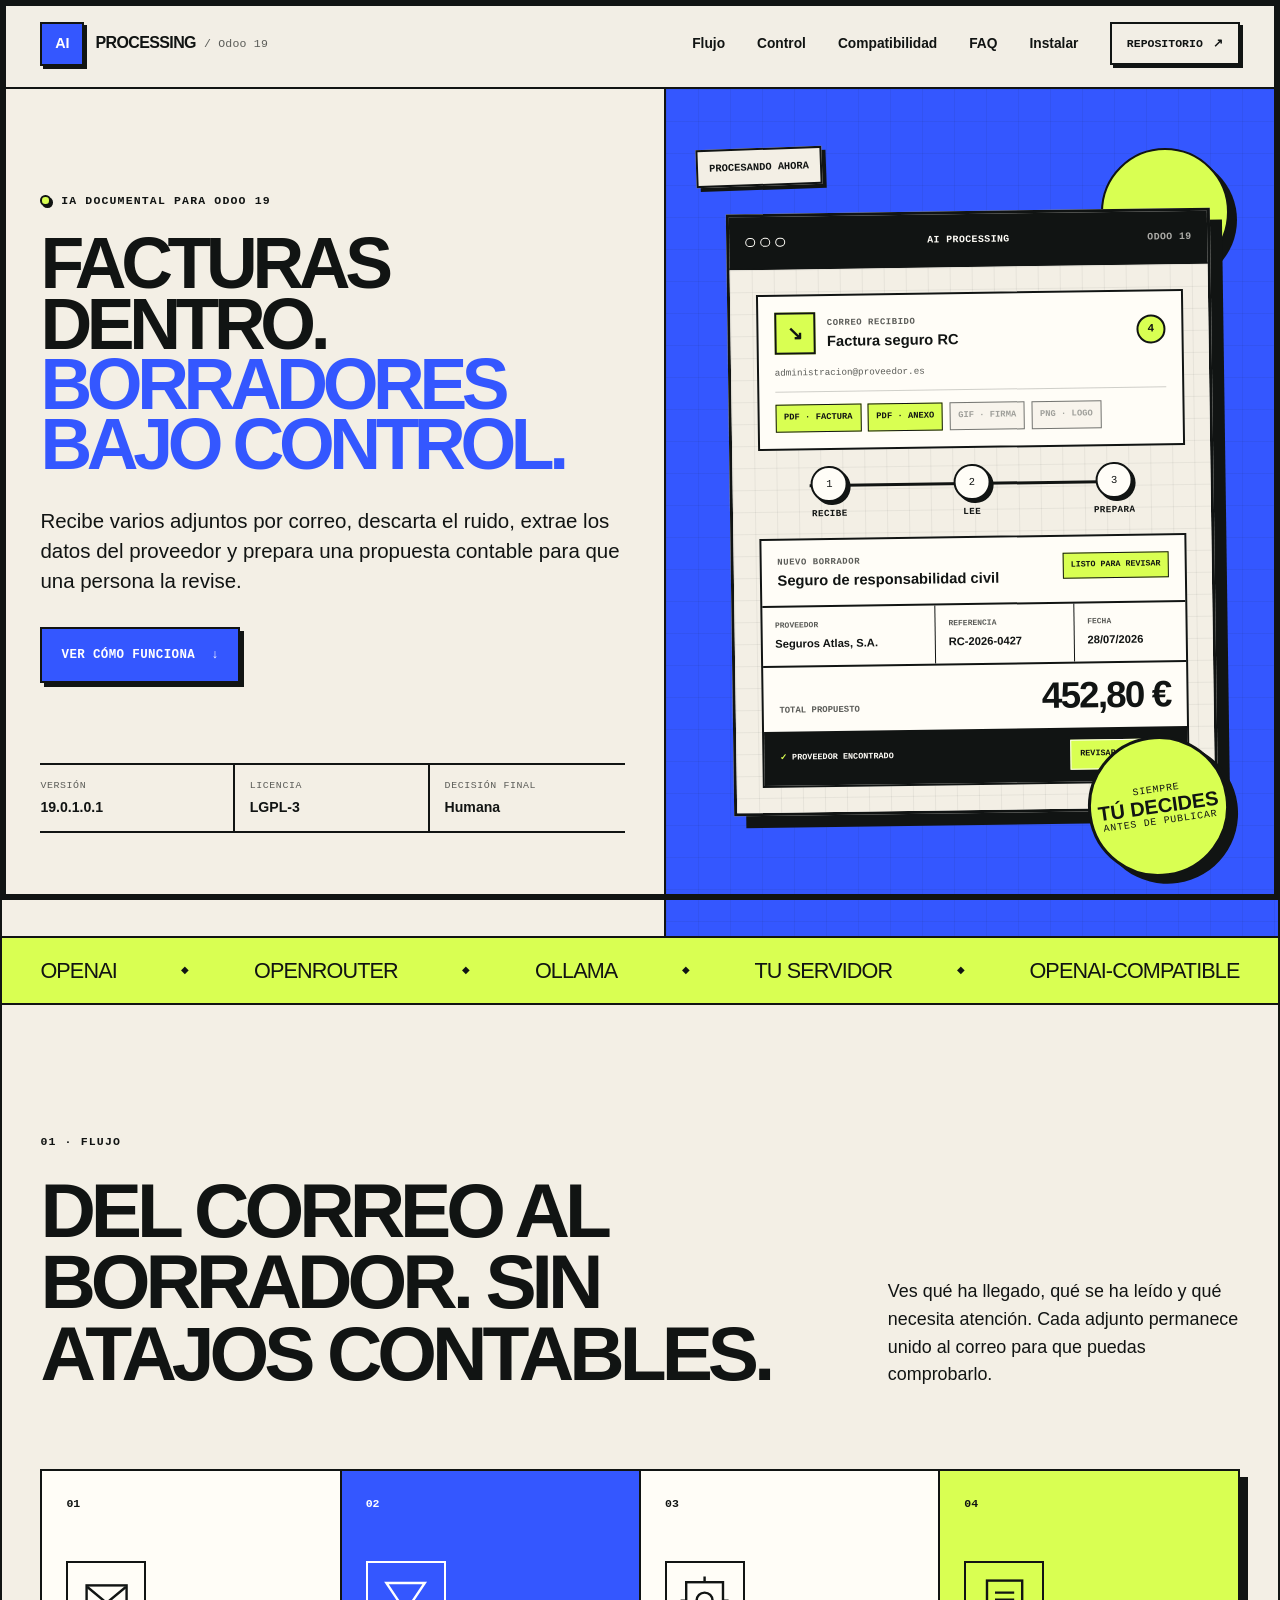
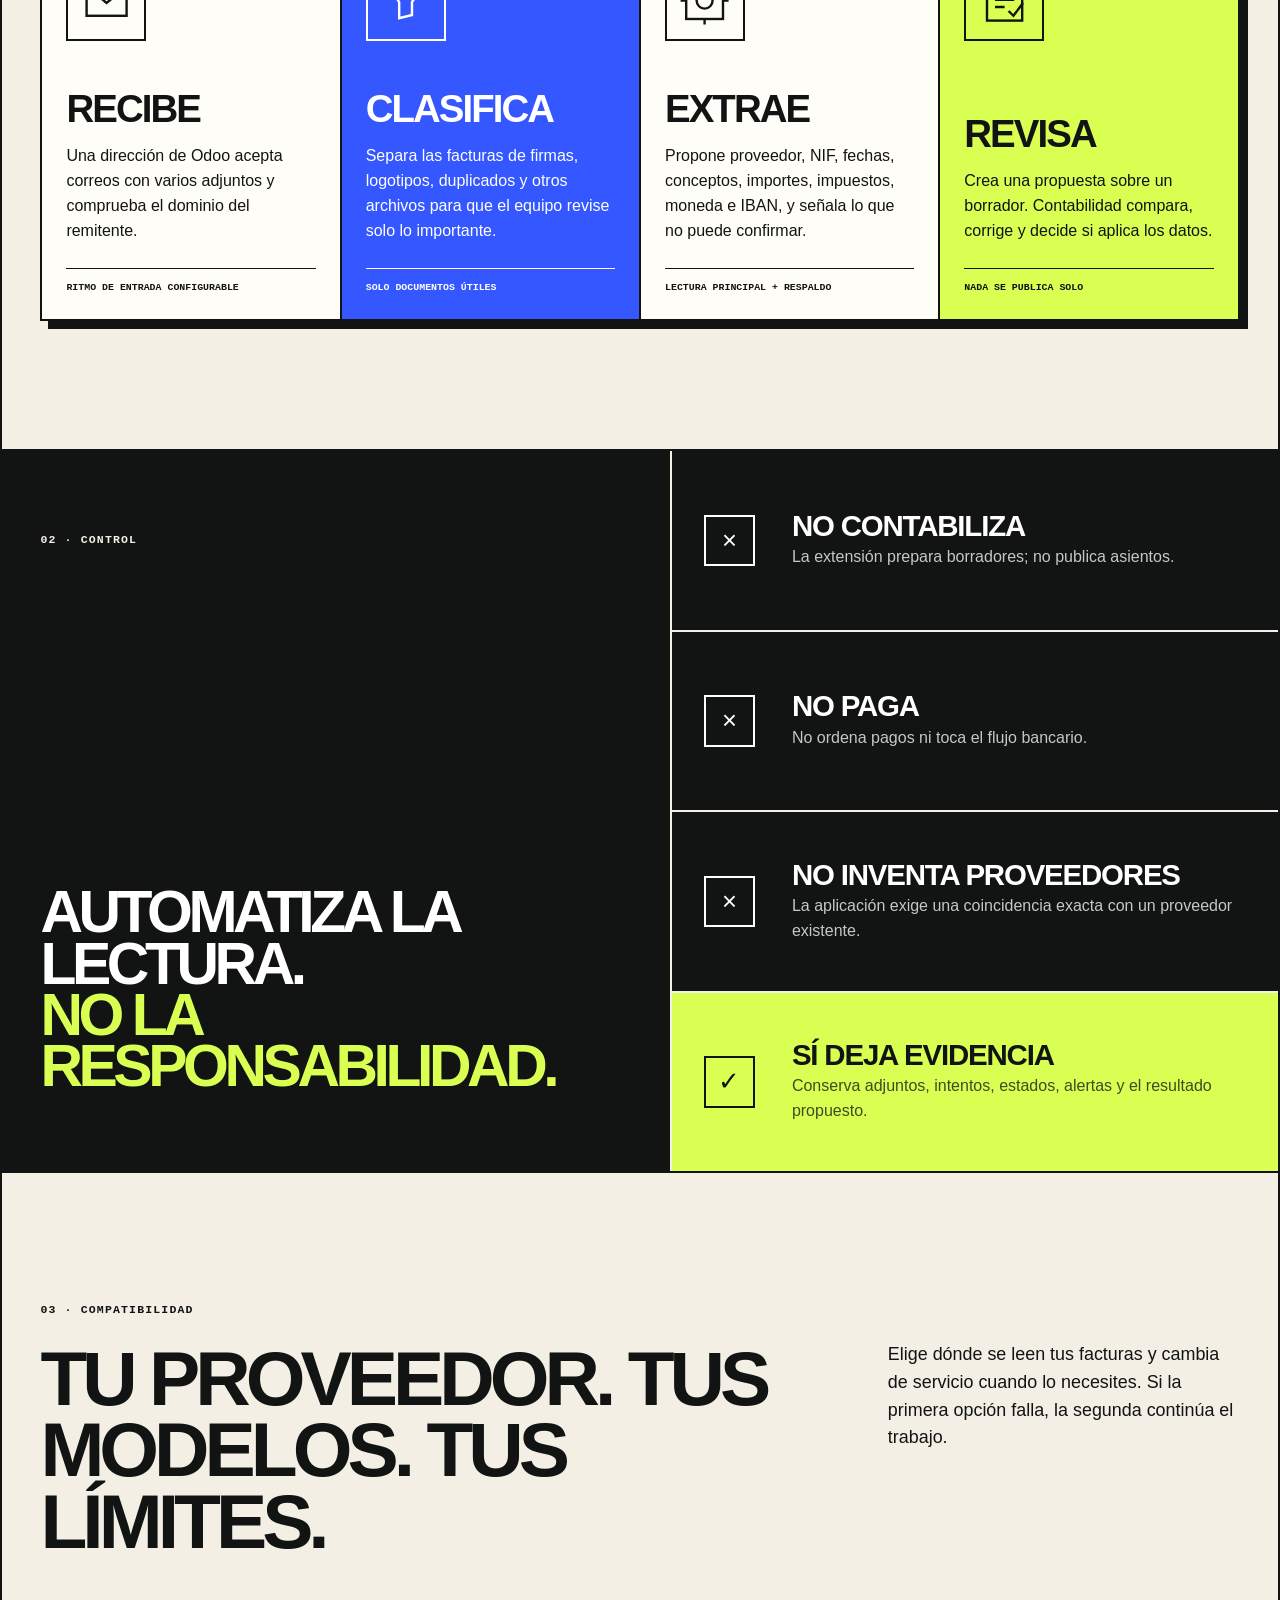
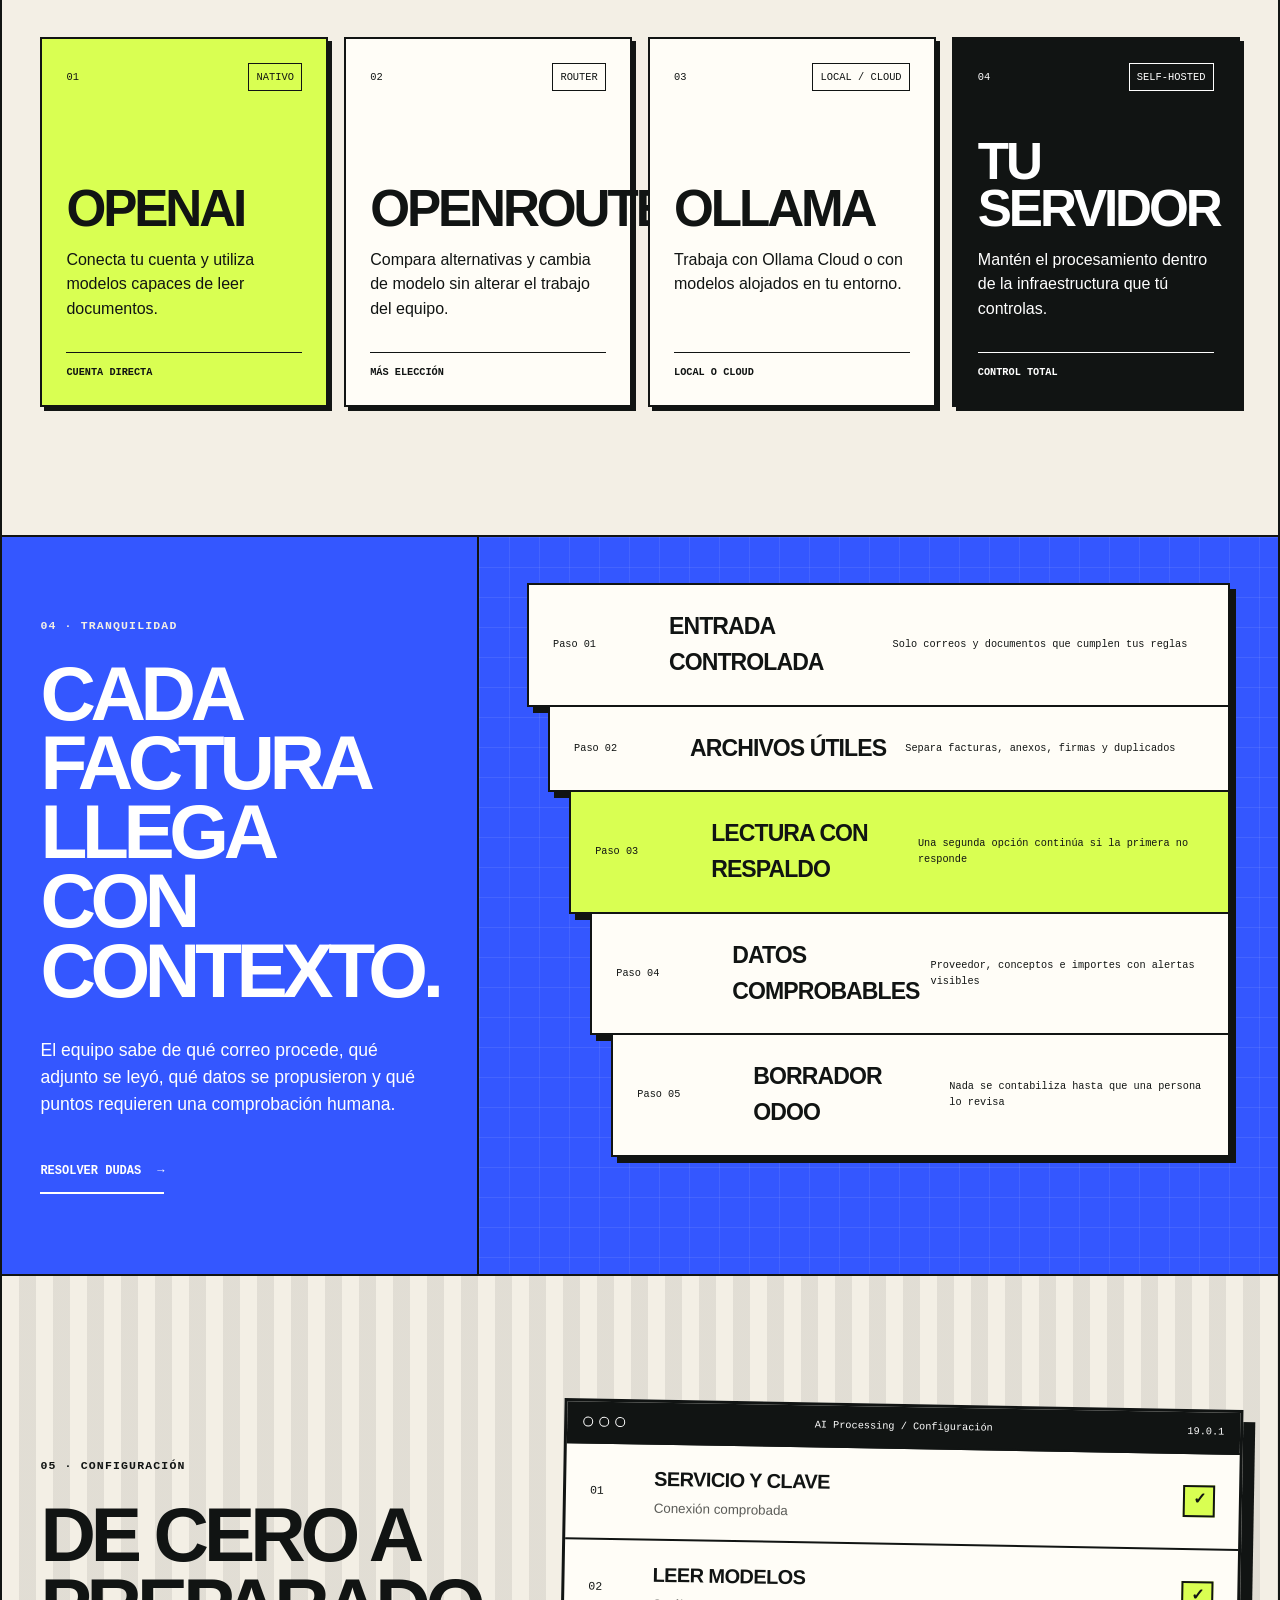
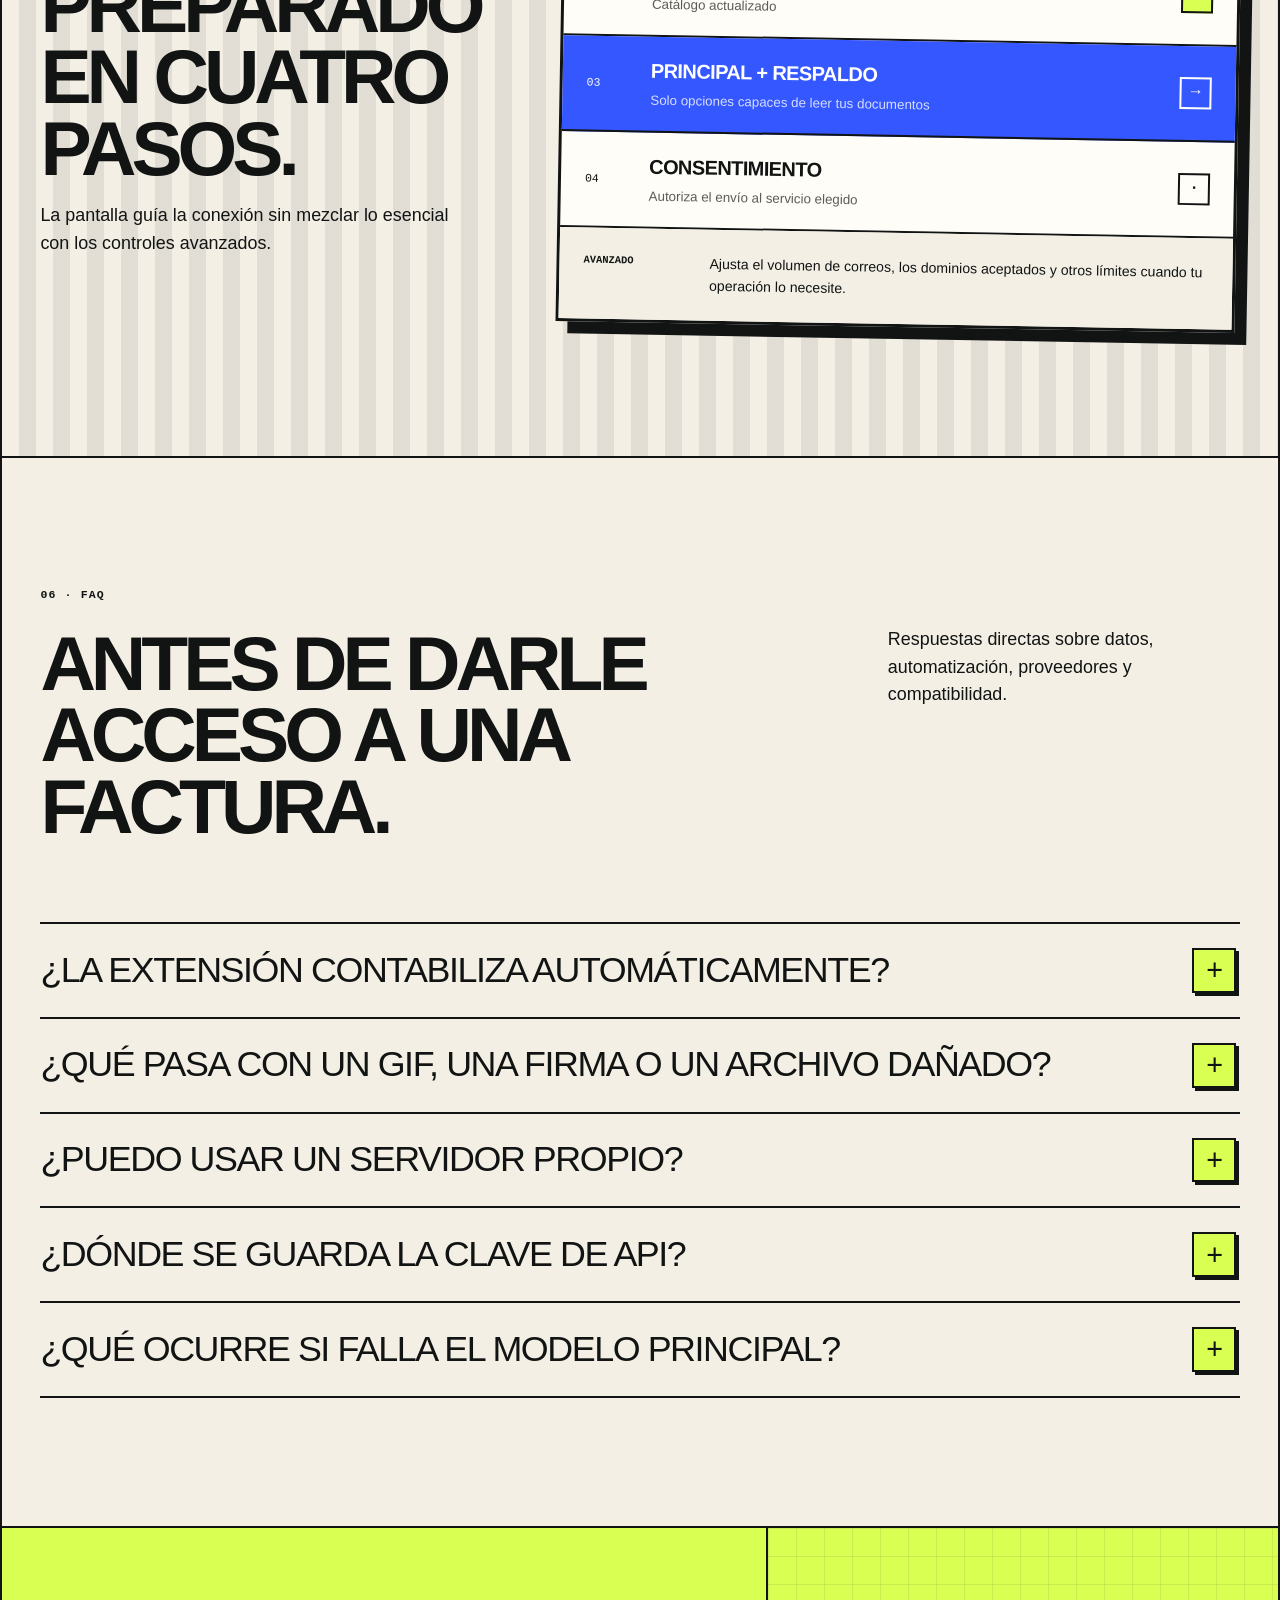
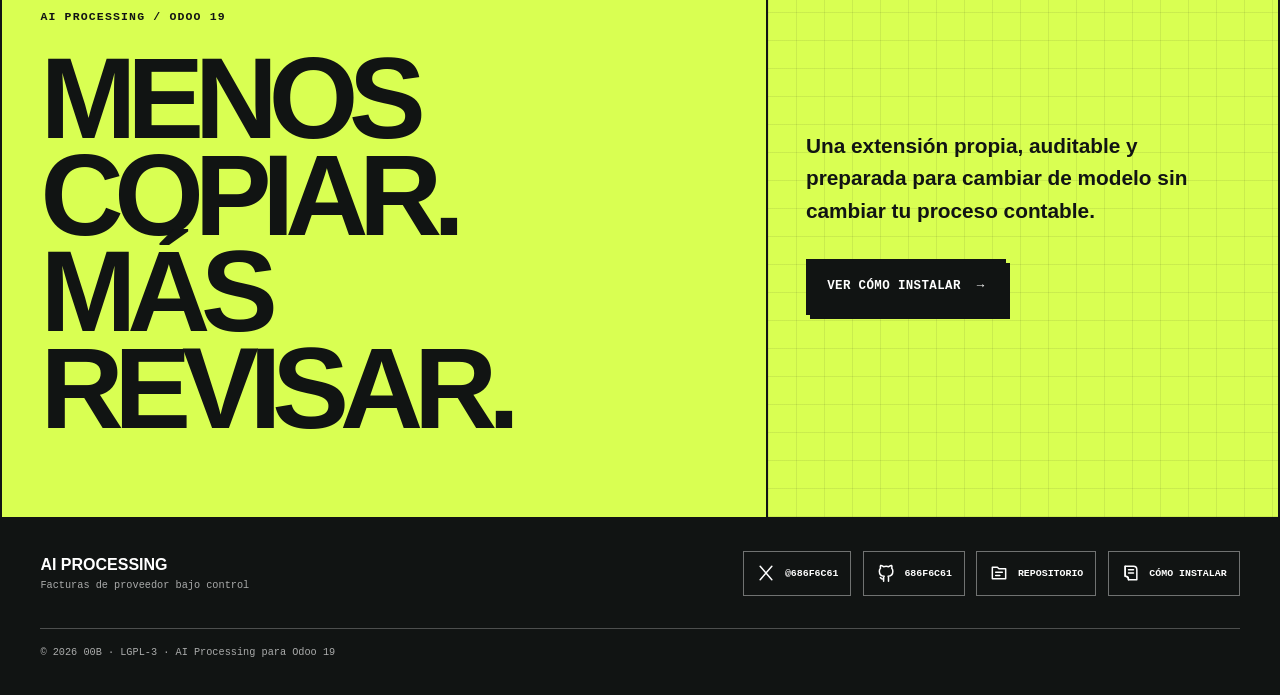
<file: landing/index.html>
<!doctype html>
<html lang="es">
  <head>
    <meta charset="utf-8">
    <meta name="viewport" content="width=device-width, initial-scale=1">
    <title>AI Processing para Odoo 19 · 00B</title>
    <meta
      name="description"
      content="Convierte adjuntos de facturas en borradores revisables de Odoo con OpenAI, OpenRouter, Ollama o tu propio servidor."
    >
    <link rel="canonical" href="https://ai-processing.686f6c61.dev/">

    <meta property="og:type" content="website">
    <meta property="og:title" content="AI Processing · Facturas bajo control">
    <meta
      property="og:description"
      content="Ingesta multiadjunto, modelos verificables y revisión humana para facturas de proveedor en Odoo 19."
    >
    <meta property="og:url" content="https://ai-processing.686f6c61.dev/">
    <meta
      property="og:image"
      content="https://ai-processing.686f6c61.dev/og-image.png"
    >
    <meta name="twitter:card" content="summary_large_image">

    <meta name="theme-color" content="#f3efe5">
    <link rel="icon" href="./favicon.svg" type="image/svg+xml">
    <link rel="stylesheet" href="./styles.css">

    <script type="application/ld+json">
      {
        "@context": "https://schema.org",
        "@type": "SoftwareApplication",
        "name": "AI Processing",
        "applicationCategory": "BusinessApplication",
        "operatingSystem": "Odoo 19",
        "softwareVersion": "19.0.1.0.1",
        "description": "Extensión para convertir adjuntos de facturas de proveedor en borradores revisables de Odoo mediante servicios de IA configurables.",
        "license": "https://www.gnu.org/licenses/lgpl-3.0.html",
        "author": {
          "@type": "Organization",
          "name": "00B",
          "sameAs": [
            "https://x.com/686f6c61",
            "https://github.com/686f6c61"
          ]
        },
        "url": "https://ai-processing.686f6c61.dev/"
      }
    </script>
  </head>
  <body>
    <a class="skip-link" href="#contenido">Saltar al contenido</a>

    <header class="site-header">
      <a class="brand" href="#inicio" aria-label="AI Processing, inicio">
        <span class="brand__mark" aria-hidden="true">AI</span>
        <span class="brand__name">Processing</span>
        <span class="brand__edition">/ Odoo 19</span>
      </a>

      <nav class="site-nav" aria-label="Navegación principal">
        <a href="#flujo">Flujo</a>
        <a href="#control">Control</a>
        <a href="#compatibilidad">Compatibilidad</a>
        <a href="#faq">FAQ</a>
        <a href="./instalar.html">Instalar</a>
      </nav>

      <a
        class="header-cta"
        href="https://github.com/686f6c61/odoo-invoices-ai-processing"
        target="_blank"
        rel="noopener noreferrer"
      >
        Repositorio
        <span aria-hidden="true">↗</span>
      </a>
    </header>

    <main id="contenido">
      <section class="hero" id="inicio" aria-labelledby="hero-title">
        <div class="hero__copy">
          <p class="eyebrow">
            <span class="status-dot" aria-hidden="true"></span>
            IA documental para Odoo 19
          </p>
          <h1 id="hero-title">
            Facturas dentro.
            <span>Borradores bajo control.</span>
          </h1>
          <p class="hero__lede">
            Recibe varios adjuntos por correo, descarta el ruido, extrae los
            datos del proveedor y prepara una propuesta contable para que una
            persona la revise.
          </p>

          <div class="hero__actions">
            <a class="button button--primary" href="#flujo">
              Ver cómo funciona
              <span aria-hidden="true">↓</span>
            </a>
          </div>

          <ul class="hero__facts" aria-label="Datos principales">
            <li>
              <span>Versión</span>
              <strong>19.0.1.0.1</strong>
            </li>
            <li>
              <span>Licencia</span>
              <strong>LGPL-3</strong>
            </li>
            <li>
              <span>Decisión final</span>
              <strong>Humana</strong>
            </li>
          </ul>
        </div>

        <div class="hero__visual">
          <div class="visual-label visual-label--top">Procesando ahora</div>

          <div
            class="product-demo"
            role="img"
            aria-label="Un correo con cuatro adjuntos se convierte en un borrador de factura listo para revisión"
          >
            <div class="product-demo__bar">
              <div aria-hidden="true"><span></span><span></span><span></span></div>
              <strong>AI Processing</strong>
              <span>Odoo 19</span>
            </div>

            <div class="product-demo__body">
              <article class="demo-inbox">
                <div class="demo-card__heading">
                  <span class="demo-icon" aria-hidden="true">↘</span>
                  <div>
                    <small>Correo recibido</small>
                    <strong>Factura seguro RC</strong>
                  </div>
                  <b>4</b>
                </div>
                <p>administracion@proveedor.es</p>
                <div class="demo-attachments" aria-label="Adjuntos">
                  <span class="demo-file demo-file--active">PDF · factura</span>
                  <span class="demo-file demo-file--active">PDF · anexo</span>
                  <span class="demo-file">GIF · firma</span>
                  <span class="demo-file">PNG · logo</span>
                </div>
              </article>

              <ol class="demo-progress" aria-label="Progreso">
                <li><span>1</span><strong>Recibe</strong></li>
                <li><span>2</span><strong>Lee</strong></li>
                <li><span>3</span><strong>Prepara</strong></li>
              </ol>

              <article class="demo-draft">
                <div class="demo-draft__top">
                  <div>
                    <small>Nuevo borrador</small>
                    <strong>Seguro de responsabilidad civil</strong>
                  </div>
                  <span>Listo para revisar</span>
                </div>

                <dl>
                  <div>
                    <dt>Proveedor</dt>
                    <dd>Seguros Atlas, S.A.</dd>
                  </div>
                  <div>
                    <dt>Referencia</dt>
                    <dd>RC-2026-0427</dd>
                  </div>
                  <div>
                    <dt>Fecha</dt>
                    <dd>28/07/2026</dd>
                  </div>
                </dl>

                <div class="demo-draft__total">
                  <span>Total propuesto</span>
                  <strong>452,80 €</strong>
                </div>

                <div class="demo-draft__footer">
                  <span><b aria-hidden="true">✓</b> Proveedor encontrado</span>
                  <span class="demo-review-action">Revisar borrador</span>
                </div>
              </article>
            </div>
          </div>

          <div class="visual-stamp" aria-hidden="true">
            <span>Siempre</span>
            <strong>tú decides</strong>
            <span>antes de publicar</span>
          </div>
        </div>
      </section>

      <div class="provider-strip" aria-label="Servicios compatibles">
        <p>OpenAI</p>
        <span aria-hidden="true">◆</span>
        <p>OpenRouter</p>
        <span aria-hidden="true">◆</span>
        <p>Ollama</p>
        <span aria-hidden="true">◆</span>
        <p>Tu servidor</p>
        <span aria-hidden="true">◆</span>
        <p>OpenAI-compatible</p>
      </div>

      <section class="section workflow" id="flujo" aria-labelledby="workflow-title">
        <div class="section-heading">
          <div>
            <p class="eyebrow">01 · Flujo</p>
            <h2 id="workflow-title">Del correo al borrador. Sin atajos contables.</h2>
          </div>
          <p>
            Ves qué ha llegado, qué se ha leído y qué necesita atención. Cada
            adjunto permanece unido al correo para que puedas comprobarlo.
          </p>
        </div>

        <ol class="workflow-grid">
          <li class="workflow-card">
            <span class="workflow-card__number">01</span>
            <div class="workflow-card__icon" aria-hidden="true">
              <svg viewBox="0 0 64 64">
                <rect x="7" y="13" width="50" height="38"/>
                <path d="m8 15 24 20 24-20"/>
              </svg>
            </div>
            <h3>Recibe</h3>
            <p>
              Una dirección de Odoo acepta correos con varios adjuntos y
              comprueba el dominio del remitente.
            </p>
            <span class="workflow-card__meta">Ritmo de entrada configurable</span>
          </li>

          <li class="workflow-card workflow-card--blue">
            <span class="workflow-card__number">02</span>
            <div class="workflow-card__icon" aria-hidden="true">
              <svg viewBox="0 0 64 64">
                <path d="M8 10h48L40 34v16l-16 4V34Z"/>
              </svg>
            </div>
            <h3>Clasifica</h3>
            <p>
              Separa las facturas de firmas, logotipos, duplicados y otros
              archivos para que el equipo revise solo lo importante.
            </p>
            <span class="workflow-card__meta">Solo documentos útiles</span>
          </li>

          <li class="workflow-card">
            <span class="workflow-card__number">03</span>
            <div class="workflow-card__icon" aria-hidden="true">
              <svg viewBox="0 0 64 64">
                <rect x="9" y="9" width="46" height="46"/>
                <circle cx="32" cy="32" r="10"/>
                <path d="M32 2v7M32 55v7M2 32h7M55 32h7"/>
              </svg>
            </div>
            <h3>Extrae</h3>
            <p>
              Propone proveedor, NIF, fechas, conceptos, importes, impuestos,
              moneda e IBAN, y señala lo que no puede confirmar.
            </p>
            <span class="workflow-card__meta">Lectura principal + respaldo</span>
          </li>

          <li class="workflow-card workflow-card--lime">
            <span class="workflow-card__number">04</span>
            <div class="workflow-card__icon" aria-hidden="true">
              <svg viewBox="0 0 64 64">
                <rect x="10" y="7" width="44" height="50"/>
                <path d="M20 22h24M20 31h24M20 40h12M37 45l6 6 12-16"/>
              </svg>
            </div>
            <h3>Revisa</h3>
            <p>
              Crea una propuesta sobre un borrador. Contabilidad compara,
              corrige y decide si aplica los datos.
            </p>
            <span class="workflow-card__meta">Nada se publica solo</span>
          </li>
        </ol>
      </section>

      <section class="control" id="control" aria-labelledby="control-title">
        <div class="control__statement">
          <p class="eyebrow eyebrow--light">02 · Control</p>
          <h2 id="control-title">
            Automatiza la lectura.
            <span>No la responsabilidad.</span>
          </h2>
        </div>

        <div class="control__rules">
          <article>
            <span aria-hidden="true">×</span>
            <div>
              <h3>No contabiliza</h3>
              <p>La extensión prepara borradores; no publica asientos.</p>
            </div>
          </article>
          <article>
            <span aria-hidden="true">×</span>
            <div>
              <h3>No paga</h3>
              <p>No ordena pagos ni toca el flujo bancario.</p>
            </div>
          </article>
          <article>
            <span aria-hidden="true">×</span>
            <div>
              <h3>No inventa proveedores</h3>
              <p>La aplicación exige una coincidencia exacta con un proveedor existente.</p>
            </div>
          </article>
          <article>
            <span aria-hidden="true">✓</span>
            <div>
              <h3>Sí deja evidencia</h3>
              <p>Conserva adjuntos, intentos, estados, alertas y el resultado propuesto.</p>
            </div>
          </article>
        </div>
      </section>

      <section
        class="section compatibility"
        id="compatibilidad"
        aria-labelledby="compatibility-title"
      >
        <div class="section-heading section-heading--split">
          <div>
            <p class="eyebrow">03 · Compatibilidad</p>
            <h2 id="compatibility-title">Tu proveedor. Tus modelos. Tus límites.</h2>
          </div>
          <p>
            Elige dónde se leen tus facturas y cambia de servicio cuando lo
            necesites. Si la primera opción falla, la segunda continúa el trabajo.
          </p>
        </div>

        <div class="provider-grid">
          <article class="provider-card provider-card--featured">
            <div class="provider-card__top">
              <span>01</span>
              <span class="provider-card__state">Nativo</span>
            </div>
            <h3>OpenAI</h3>
            <p>Conecta tu cuenta y utiliza modelos capaces de leer documentos.</p>
            <span class="provider-card__fit">Cuenta directa</span>
          </article>

          <article class="provider-card">
            <div class="provider-card__top">
              <span>02</span>
              <span class="provider-card__state">Router</span>
            </div>
            <h3>OpenRouter</h3>
            <p>Compara alternativas y cambia de modelo sin alterar el trabajo del equipo.</p>
            <span class="provider-card__fit">Más elección</span>
          </article>

          <article class="provider-card">
            <div class="provider-card__top">
              <span>03</span>
              <span class="provider-card__state">Local / Cloud</span>
            </div>
            <h3>Ollama</h3>
            <p>Trabaja con Ollama Cloud o con modelos alojados en tu entorno.</p>
            <span class="provider-card__fit">Local o cloud</span>
          </article>

          <article class="provider-card provider-card--dark">
            <div class="provider-card__top">
              <span>04</span>
              <span class="provider-card__state">Self-hosted</span>
            </div>
            <h3>Tu servidor</h3>
            <p>Mantén el procesamiento dentro de la infraestructura que tú controlas.</p>
            <span class="provider-card__fit">Control total</span>
          </article>
        </div>
      </section>

      <section class="architecture" id="arquitectura" aria-labelledby="architecture-title">
        <div class="architecture__intro">
          <p class="eyebrow eyebrow--light">04 · Tranquilidad</p>
          <h2 id="architecture-title">Cada factura llega con contexto.</h2>
          <p>
            El equipo sabe de qué correo procede, qué adjunto se leyó, qué datos
            se propusieron y qué puntos requieren una comprobación humana.
          </p>
          <a class="text-link text-link--light" href="#faq">
            Resolver dudas
            <span aria-hidden="true">→</span>
          </a>
        </div>

        <div class="architecture__stack" aria-label="Controles del producto">
          <article>
            <span>Paso 01</span>
            <strong>Entrada controlada</strong>
            <small>Solo correos y documentos que cumplen tus reglas</small>
          </article>
          <article>
            <span>Paso 02</span>
            <strong>Archivos útiles</strong>
            <small>Separa facturas, anexos, firmas y duplicados</small>
          </article>
          <article class="architecture__stack-highlight">
            <span>Paso 03</span>
            <strong>Lectura con respaldo</strong>
            <small>Una segunda opción continúa si la primera no responde</small>
          </article>
          <article>
            <span>Paso 04</span>
            <strong>Datos comprobables</strong>
            <small>Proveedor, conceptos e importes con alertas visibles</small>
          </article>
          <article>
            <span>Paso 05</span>
            <strong>Borrador Odoo</strong>
            <small>Nada se contabiliza hasta que una persona lo revisa</small>
          </article>
        </div>
      </section>

      <section class="section configuration" aria-labelledby="configuration-title">
        <div class="configuration__copy">
          <p class="eyebrow">05 · Configuración</p>
          <h2 id="configuration-title">De cero a preparado en cuatro pasos.</h2>
          <p>
            La pantalla guía la conexión sin mezclar lo esencial con los
            controles avanzados.
          </p>
        </div>

        <div class="configuration__panel">
          <div class="panel-bar">
            <div aria-hidden="true">
              <span></span><span></span><span></span>
            </div>
            <p>AI Processing / Configuración</p>
            <span>19.0.1</span>
          </div>

          <ol class="setup-list">
            <li class="setup-list__done">
              <span>01</span>
              <div>
                <strong>Servicio y clave</strong>
                <small>Conexión comprobada</small>
              </div>
              <b aria-label="Completado">✓</b>
            </li>
            <li class="setup-list__done">
              <span>02</span>
              <div>
                <strong>Leer modelos</strong>
                <small>Catálogo actualizado</small>
              </div>
              <b aria-label="Completado">✓</b>
            </li>
            <li class="setup-list__active">
              <span>03</span>
              <div>
                <strong>Principal + respaldo</strong>
                <small>Solo opciones capaces de leer tus documentos</small>
              </div>
              <b aria-label="Paso actual">→</b>
            </li>
            <li>
              <span>04</span>
              <div>
                <strong>Consentimiento</strong>
                <small>Autoriza el envío al servicio elegido</small>
              </div>
              <b aria-hidden="true">·</b>
            </li>
          </ol>

          <div class="panel-note">
            <span>Avanzado</span>
            <p>
              Ajusta el volumen de correos, los dominios aceptados y otros
              límites cuando tu operación lo necesite.
            </p>
          </div>
        </div>
      </section>

      <section class="section faq" id="faq" aria-labelledby="faq-title">
        <div class="section-heading section-heading--split">
          <div>
            <p class="eyebrow">06 · FAQ</p>
            <h2 id="faq-title">Antes de darle acceso a una factura.</h2>
          </div>
          <p>
            Respuestas directas sobre datos, automatización, proveedores y
            compatibilidad.
          </p>
        </div>

        <div class="faq-list">
          <details>
            <summary>
              ¿La extensión contabiliza automáticamente?
              <span aria-hidden="true">+</span>
            </summary>
            <p>
              No. Extrae y prepara una propuesta sobre un borrador. Una persona
              con permisos contables revisa y decide si aplica los datos.
            </p>
          </details>

          <details>
            <summary>
              ¿Qué pasa con un GIF, una firma o un archivo dañado?
              <span aria-hidden="true">+</span>
            </summary>
            <p>
              Se conserva como parte del correo, pero no se envía al modelo. La
              extensión inspecciona la firma real del archivo, sus dimensiones y
              sus límites antes de considerarlo candidato.
            </p>
          </details>

          <details>
            <summary>
              ¿Puedo usar un servidor propio?
              <span aria-hidden="true">+</span>
            </summary>
            <p>
              Sí. Admite endpoints OpenAI-compatible y Ollama local. Los
              endpoints privados requieren una autorización explícita en la
              configuración.
            </p>
          </details>

          <details>
            <summary>
              ¿Dónde se guarda la clave de API?
              <span aria-hidden="true">+</span>
            </summary>
            <p>
              Preferentemente en una variable de entorno del servidor. También
              puede guardarse cifrada mediante una clave maestra que permanece
              fuera de la base de datos y de Git.
            </p>
          </details>

          <details>
            <summary>
              ¿Qué ocurre si falla el modelo principal?
              <span aria-hidden="true">+</span>
            </summary>
            <p>
              La extensión puede reintentar con un modelo de respaldo
              previamente verificado y deja registrado qué intento produjo el
              resultado.
            </p>
          </details>
        </div>
      </section>

      <section class="closing" aria-labelledby="closing-title">
        <div>
          <p class="eyebrow">AI Processing / Odoo 19</p>
          <h2 id="closing-title">Menos copiar.<br>Más revisar.</h2>
        </div>
        <div class="closing__action">
          <p>
            Una extensión propia, auditable y preparada para cambiar de modelo
            sin cambiar tu proceso contable.
          </p>
          <a
            class="button button--dark"
            href="./instalar.html"
          >
            Ver cómo instalar
            <span aria-hidden="true">→</span>
          </a>
        </div>
      </section>
    </main>

    <footer class="site-footer">
      <div class="site-footer__brand">
        <strong>AI Processing</strong>
        <span>Facturas de proveedor bajo control</span>
      </div>

      <nav class="socials" aria-label="Enlaces de AI Processing">
        <a
          href="https://x.com/686f6c61"
          target="_blank"
          rel="me noopener noreferrer"
          aria-label="686f6c61 en X"
        >
          <svg viewBox="0 0 24 24" aria-hidden="true" focusable="false">
            <path d="M5 4l14 16M19 4 5 20"/>
          </svg>
          <span>@686f6c61</span>
        </a>
        <a
          href="https://github.com/686f6c61"
          target="_blank"
          rel="me noopener noreferrer"
          aria-label="686f6c61 en GitHub"
        >
          <svg viewBox="0 0 24 24" aria-hidden="true" focusable="false">
            <path d="M15 22v-3.9c0-1 .1-1.5-.5-2.1 2.8-.3 5.7-1.4 5.7-6.2 0-1.4-.5-2.5-1.3-3.4.1-.3.6-1.6-.1-3.3 0 0-1-.3-3.5 1.3a12 12 0 0 0-6.3 0C6.5 2.8 5.5 3.1 5.5 3.1c-.7 1.7-.2 3-.1 3.3A5 5 0 0 0 4 9.8c0 4.8 3 5.9 5.8 6.2-.4.4-.7.9-.7 1.8V22"/>
            <path d="M9 19c-2.7.8-2.7-1.2-3.8-1.5"/>
          </svg>
          <span>686f6c61</span>
        </a>
        <a
          href="https://github.com/686f6c61/odoo-invoices-ai-processing"
          target="_blank"
          rel="noopener noreferrer"
          aria-label="Repositorio odoo-invoices-ai-processing en GitHub"
        >
          <svg viewBox="0 0 24 24" aria-hidden="true" focusable="false">
            <path d="M4 5h6l2 2h8v12H4Z"/>
            <path d="M8 11h8M8 15h5"/>
          </svg>
          <span>Repositorio</span>
        </a>
        <a href="./instalar.html" aria-label="Abrir la guía de instalación">
          <svg viewBox="0 0 24 24" aria-hidden="true" focusable="false">
            <path d="M5 4h10a4 4 0 0 1 4 4v12H9a4 4 0 0 0-4-4Z"/>
            <path d="M5 4v12a4 4 0 0 1 4 4M9 8h6M9 12h6"/>
          </svg>
          <span>Cómo instalar</span>
        </a>
      </nav>

      <p>© 2026 00B · LGPL-3 · AI Processing para Odoo 19</p>
    </footer>
  </body>
</html>
</file>
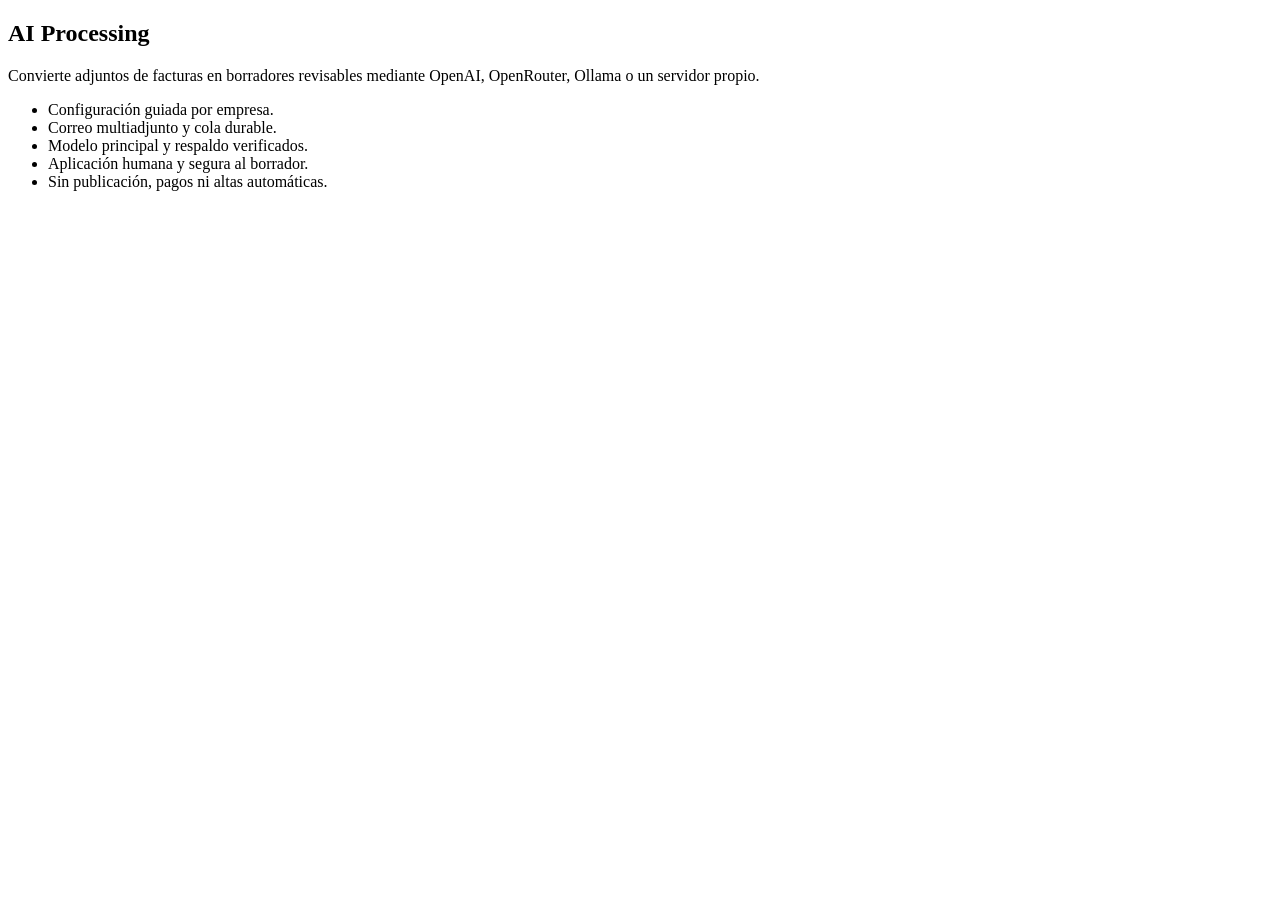
<file: ai_processing/static/description/index.html>
<!doctype html>
<html lang="es">
  <head>
    <meta charset="utf-8">
    <title>AI Processing</title>
  </head>
  <body>
    <section>
      <h1>AI Processing</h1>
      <p>
        Convierte adjuntos de facturas en borradores revisables mediante
        OpenAI, OpenRouter, Ollama o un servidor propio.
      </p>
      <ul>
        <li>Configuración guiada por empresa.</li>
        <li>Correo multiadjunto y cola durable.</li>
        <li>Modelo principal y respaldo verificados.</li>
        <li>Aplicación humana y segura al borrador.</li>
        <li>Sin publicación, pagos ni altas automáticas.</li>
      </ul>
    </section>
  </body>
</html>
</file>
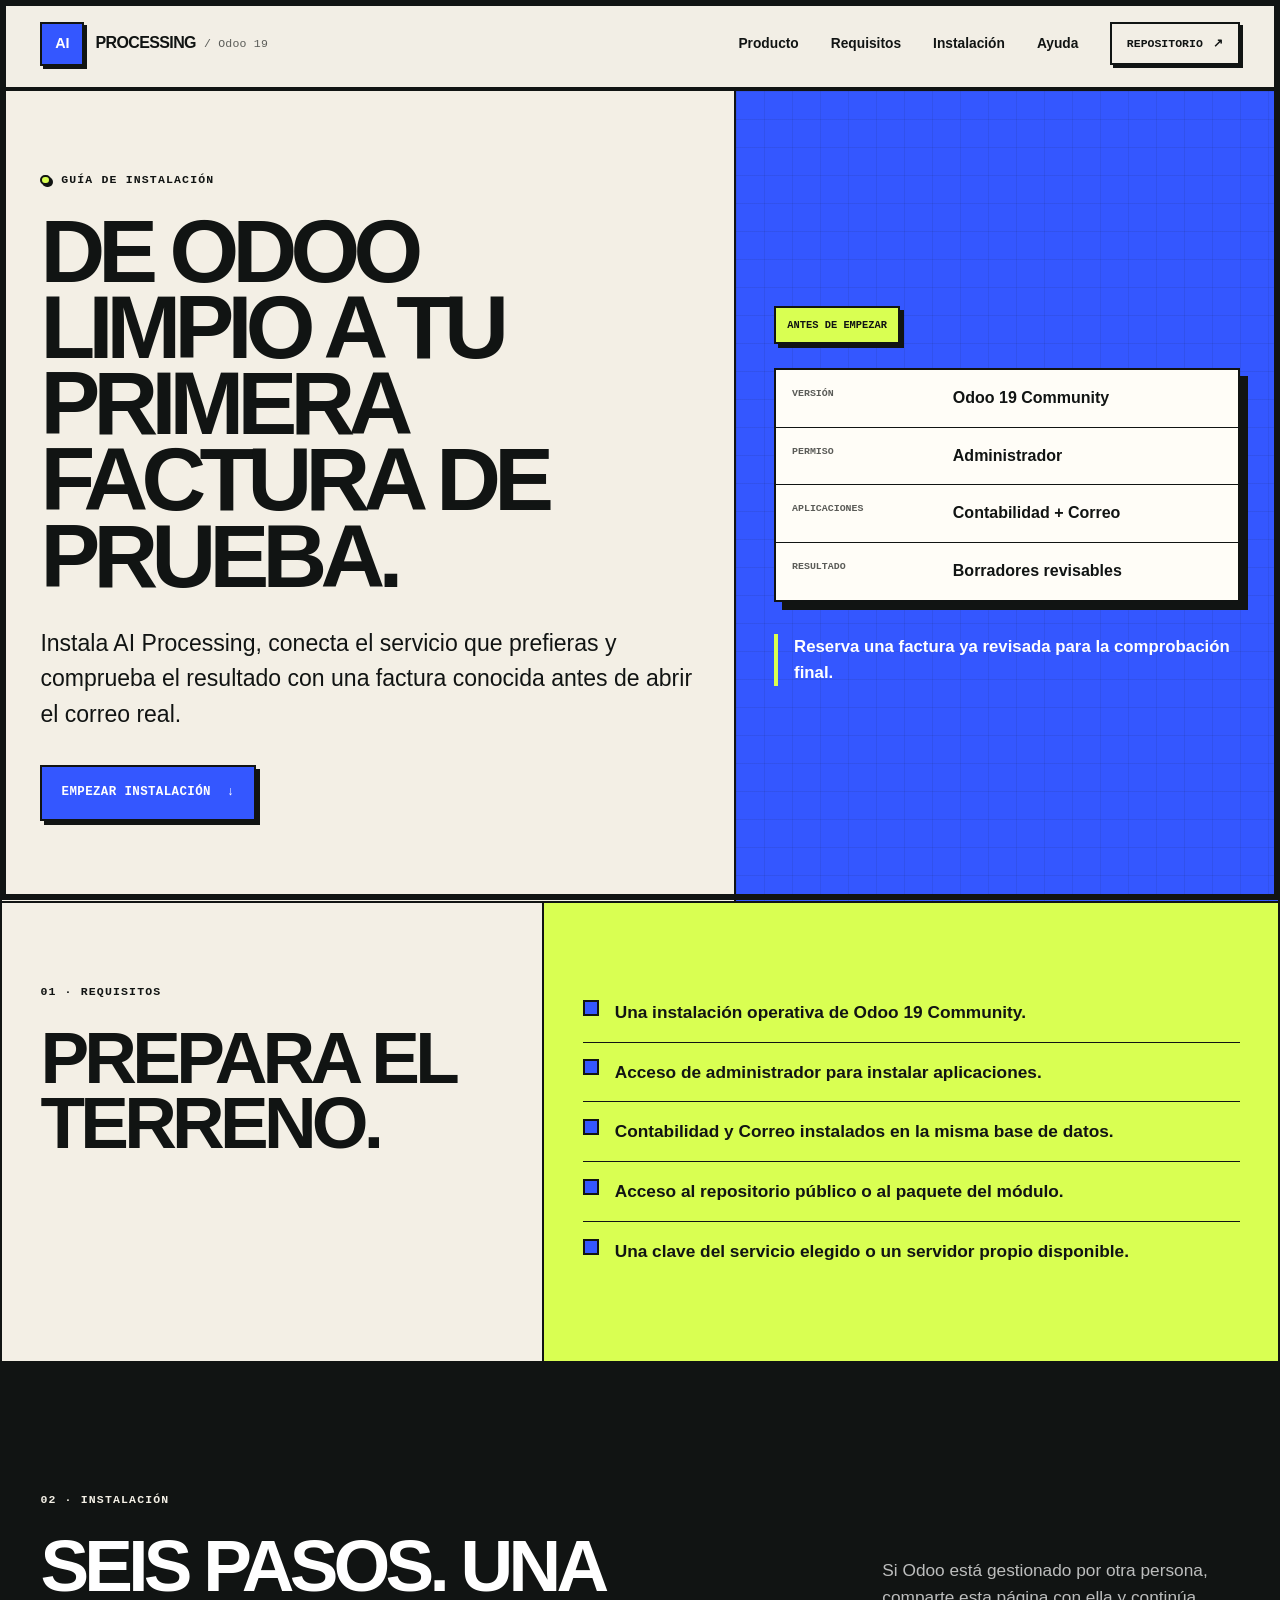
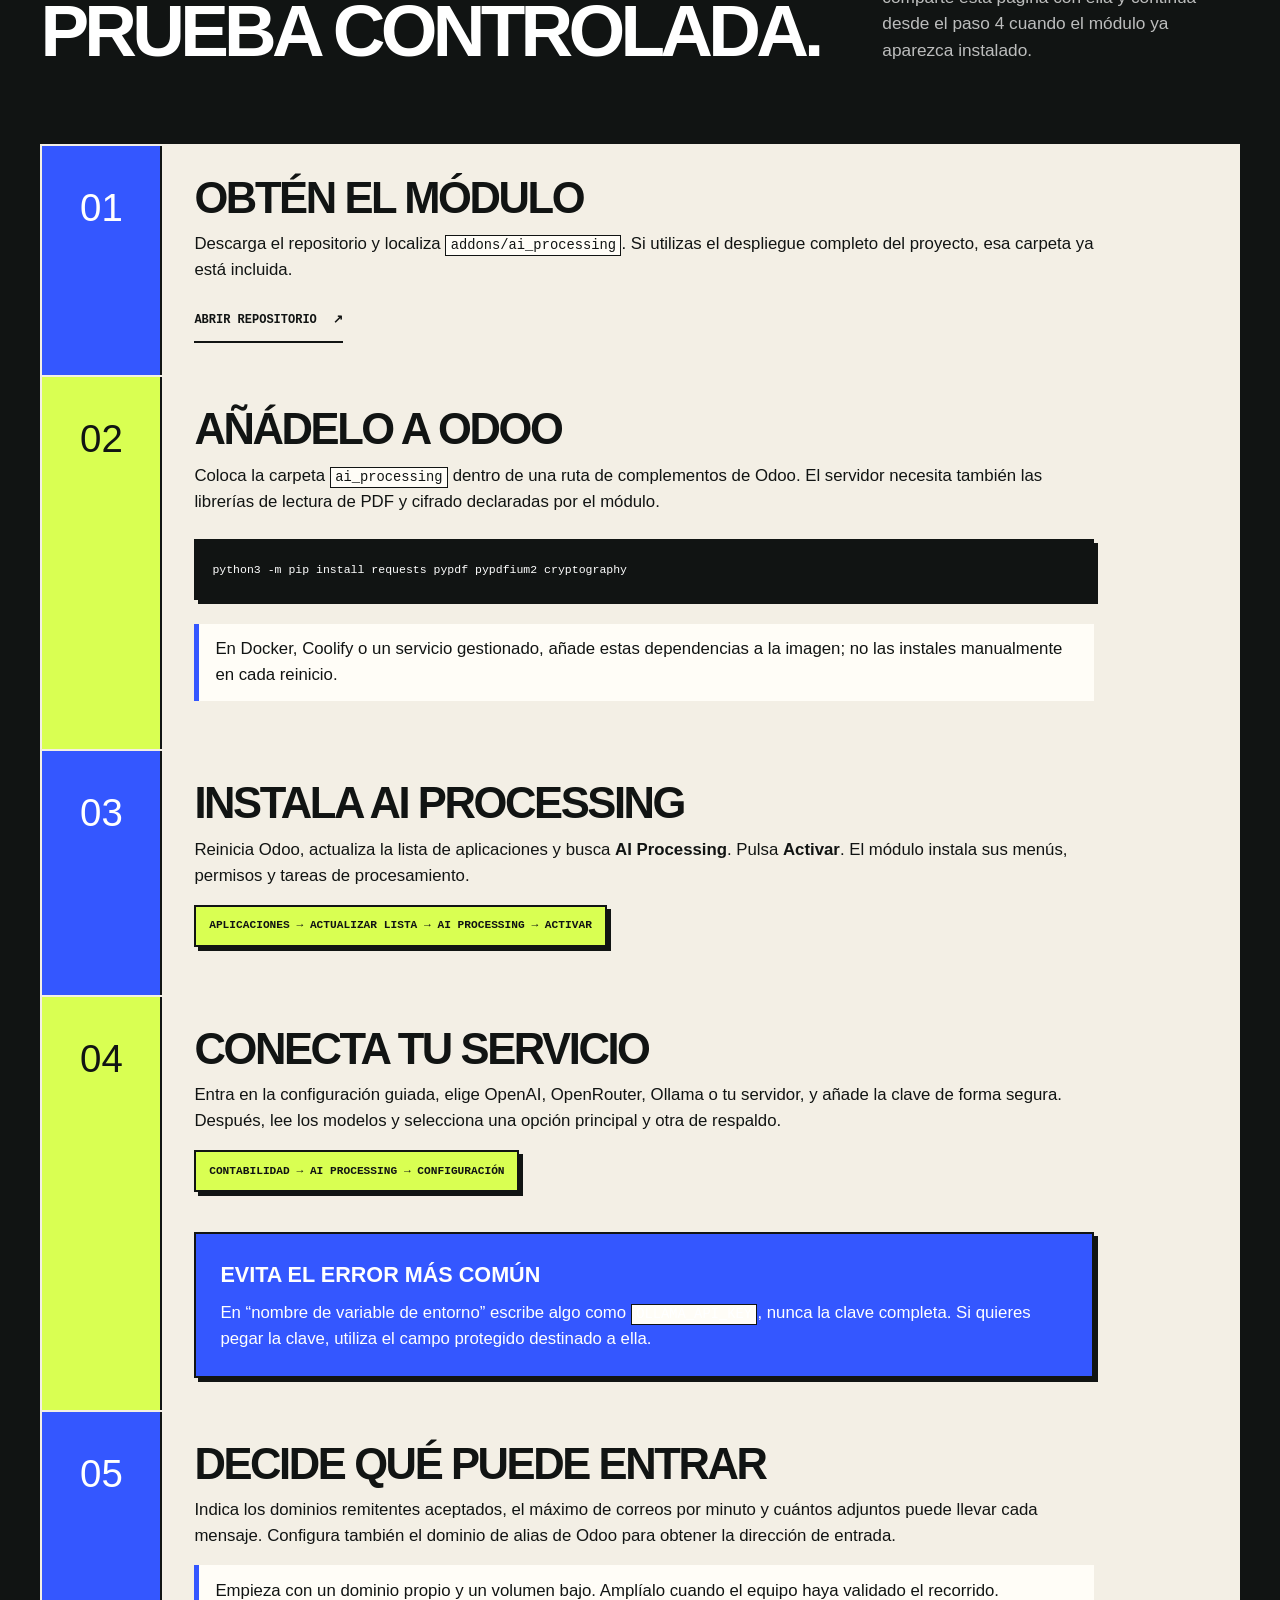
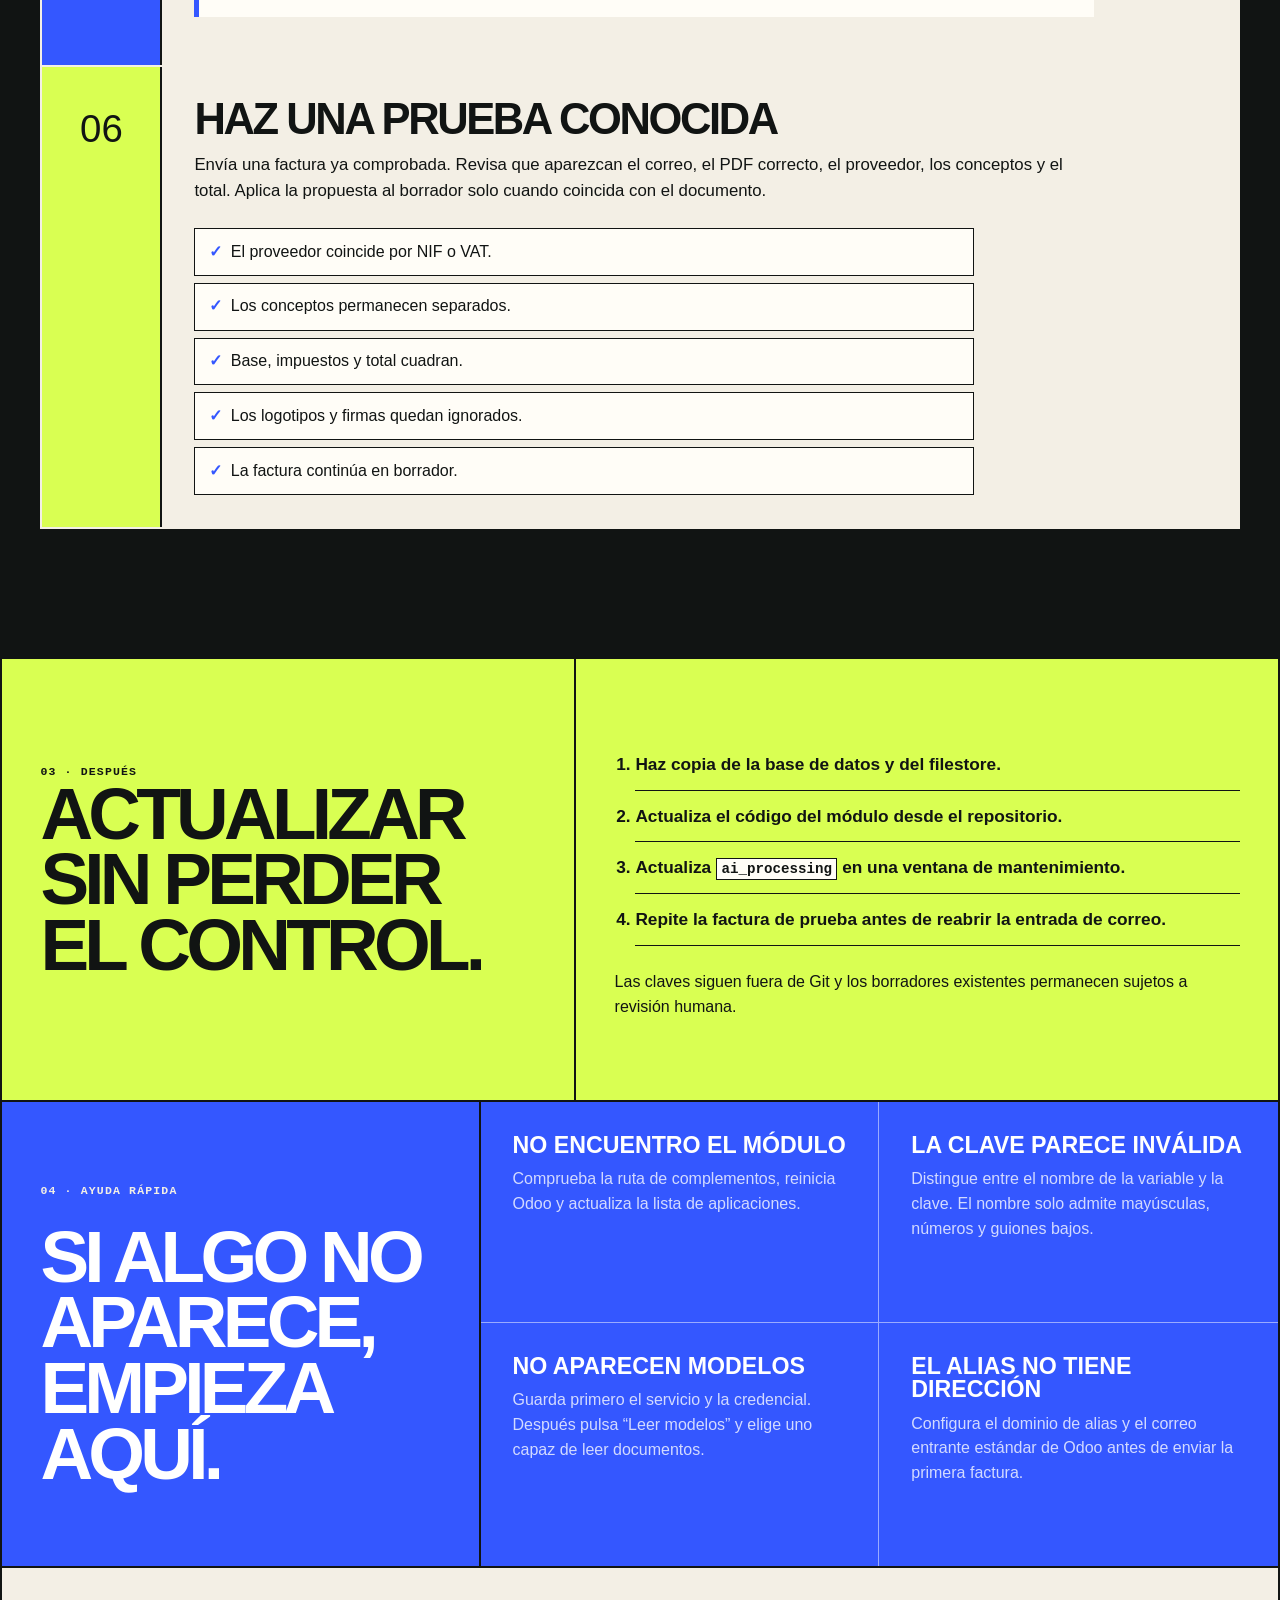
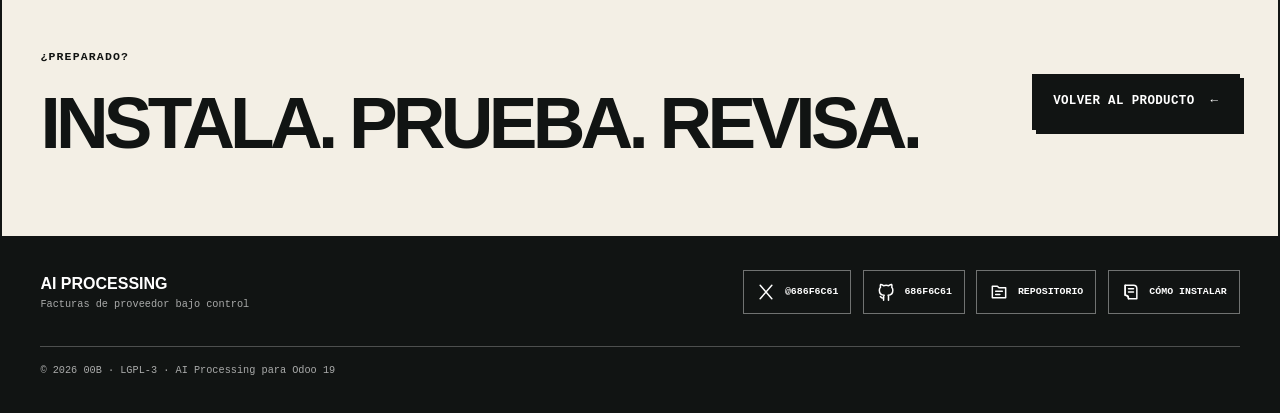
<file: landing/instalar.html>
<!doctype html>
<html lang="es">
  <head>
    <meta charset="utf-8">
    <meta name="viewport" content="width=device-width, initial-scale=1">
    <title>Cómo instalar AI Processing en Odoo 19 · 00B</title>
    <meta
      name="description"
      content="Guía paso a paso para instalar AI Processing en Odoo 19 Community, conectar tu servicio y validar la primera factura de proveedor."
    >
    <link rel="canonical" href="https://ai-processing.686f6c61.dev/instalar.html">

    <meta property="og:type" content="article">
    <meta property="og:title" content="Cómo instalar AI Processing en Odoo 19">
    <meta
      property="og:description"
      content="Requisitos, instalación, configuración y primera factura de prueba."
    >
    <meta
      property="og:url"
      content="https://ai-processing.686f6c61.dev/instalar.html"
    >
    <meta
      property="og:image"
      content="https://ai-processing.686f6c61.dev/og-image.png"
    >
    <meta name="twitter:card" content="summary_large_image">

    <meta name="theme-color" content="#f3efe5">
    <link rel="icon" href="./favicon.svg" type="image/svg+xml">
    <link rel="stylesheet" href="./styles.css">

    <script type="application/ld+json">
      {
        "@context": "https://schema.org",
        "@type": "TechArticle",
        "headline": "Cómo instalar AI Processing en Odoo 19",
        "description": "Guía de instalación y primera configuración de AI Processing para Odoo 19 Community.",
        "inLanguage": "es",
        "author": {
          "@type": "Organization",
          "name": "00B",
          "sameAs": [
            "https://x.com/686f6c61",
            "https://github.com/686f6c61"
          ]
        },
        "mainEntityOfPage": "https://ai-processing.686f6c61.dev/instalar.html"
      }
    </script>
  </head>
  <body class="docs-page">
    <a class="skip-link" href="#contenido">Saltar al contenido</a>

    <header class="site-header">
      <a class="brand" href="./index.html" aria-label="AI Processing, inicio">
        <span class="brand__mark" aria-hidden="true">AI</span>
        <span class="brand__name">Processing</span>
        <span class="brand__edition">/ Odoo 19</span>
      </a>

      <nav class="site-nav" aria-label="Navegación principal">
        <a href="./index.html#flujo">Producto</a>
        <a href="#requisitos">Requisitos</a>
        <a href="#pasos">Instalación</a>
        <a href="#problemas">Ayuda</a>
      </nav>

      <a
        class="header-cta"
        href="https://github.com/686f6c61/odoo-invoices-ai-processing"
        target="_blank"
        rel="noopener noreferrer"
      >
        Repositorio
        <span aria-hidden="true">↗</span>
      </a>
    </header>

    <main id="contenido">
      <section class="docs-hero" aria-labelledby="docs-title">
        <div>
          <p class="eyebrow">
            <span class="status-dot" aria-hidden="true"></span>
            Guía de instalación
          </p>
          <h1 id="docs-title">De Odoo limpio a tu primera factura de prueba.</h1>
          <p>
            Instala AI Processing, conecta el servicio que prefieras y comprueba
            el resultado con una factura conocida antes de abrir el correo real.
          </p>
          <a class="button button--primary" href="#pasos">
            Empezar instalación
            <span aria-hidden="true">↓</span>
          </a>
        </div>

        <aside class="docs-summary" aria-label="Resumen de la instalación">
          <p>Antes de empezar</p>
          <dl>
            <div>
              <dt>Versión</dt>
              <dd>Odoo 19 Community</dd>
            </div>
            <div>
              <dt>Permiso</dt>
              <dd>Administrador</dd>
            </div>
            <div>
              <dt>Aplicaciones</dt>
              <dd>Contabilidad + Correo</dd>
            </div>
            <div>
              <dt>Resultado</dt>
              <dd>Borradores revisables</dd>
            </div>
          </dl>
          <strong>Reserva una factura ya revisada para la comprobación final.</strong>
        </aside>
      </section>

      <section class="install-prerequisites" id="requisitos" aria-labelledby="requirements-title">
        <div>
          <p class="eyebrow">01 · Requisitos</p>
          <h2 id="requirements-title">Prepara el terreno.</h2>
        </div>
        <ul>
          <li>Una instalación operativa de Odoo 19 Community.</li>
          <li>Acceso de administrador para instalar aplicaciones.</li>
          <li>Contabilidad y Correo instalados en la misma base de datos.</li>
          <li>Acceso al repositorio público o al paquete del módulo.</li>
          <li>Una clave del servicio elegido o un servidor propio disponible.</li>
        </ul>
      </section>

      <section class="install-guide" id="pasos" aria-labelledby="install-title">
        <div class="install-guide__heading">
          <div>
            <p class="eyebrow eyebrow--light">02 · Instalación</p>
            <h2 id="install-title">Seis pasos. Una prueba controlada.</h2>
          </div>
          <p>
            Si Odoo está gestionado por otra persona, comparte esta página con
            ella y continúa desde el paso 4 cuando el módulo ya aparezca instalado.
          </p>
        </div>

        <ol class="install-steps">
          <li>
            <span>01</span>
            <div>
              <h3>Obtén el módulo</h3>
              <p>
                Descarga el repositorio y localiza
                <code>addons/ai_processing</code>. Si utilizas el despliegue
                completo del proyecto, esa carpeta ya está incluida.
              </p>
              <a
                class="text-link"
                href="https://github.com/686f6c61/odoo-invoices-ai-processing"
                target="_blank"
                rel="noopener noreferrer"
              >
                Abrir repositorio
                <span aria-hidden="true">↗</span>
              </a>
            </div>
          </li>

          <li>
            <span>02</span>
            <div>
              <h3>Añádelo a Odoo</h3>
              <p>
                Coloca la carpeta <code>ai_processing</code> dentro de una ruta
                de complementos de Odoo. El servidor necesita también las
                librerías de lectura de PDF y cifrado declaradas por el módulo.
              </p>
              <pre><code>python3 -m pip install requests pypdf pypdfium2 cryptography</code></pre>
              <p class="install-note">
                En Docker, Coolify o un servicio gestionado, añade estas
                dependencias a la imagen; no las instales manualmente en cada reinicio.
              </p>
            </div>
          </li>

          <li>
            <span>03</span>
            <div>
              <h3>Instala AI Processing</h3>
              <p>
                Reinicia Odoo, actualiza la lista de aplicaciones y busca
                <strong>AI Processing</strong>. Pulsa <strong>Activar</strong>.
                El módulo instala sus menús, permisos y tareas de procesamiento.
              </p>
              <p class="install-path">Aplicaciones → Actualizar lista → AI Processing → Activar</p>
            </div>
          </li>

          <li>
            <span>04</span>
            <div>
              <h3>Conecta tu servicio</h3>
              <p>
                Entra en la configuración guiada, elige OpenAI, OpenRouter,
                Ollama o tu servidor, y añade la clave de forma segura. Después,
                lee los modelos y selecciona una opción principal y otra de respaldo.
              </p>
              <p class="install-path">Contabilidad → AI Processing → Configuración</p>
              <div class="install-warning">
                <strong>Evita el error más común</strong>
                <p>
                  En “nombre de variable de entorno” escribe algo como
                  <code>OLLAMA_API_KEY</code>, nunca la clave completa. Si quieres
                  pegar la clave, utiliza el campo protegido destinado a ella.
                </p>
              </div>
            </div>
          </li>

          <li>
            <span>05</span>
            <div>
              <h3>Decide qué puede entrar</h3>
              <p>
                Indica los dominios remitentes aceptados, el máximo de correos
                por minuto y cuántos adjuntos puede llevar cada mensaje. Configura
                también el dominio de alias de Odoo para obtener la dirección de entrada.
              </p>
              <p class="install-note">
                Empieza con un dominio propio y un volumen bajo. Amplíalo cuando
                el equipo haya validado el recorrido.
              </p>
            </div>
          </li>

          <li>
            <span>06</span>
            <div>
              <h3>Haz una prueba conocida</h3>
              <p>
                Envía una factura ya comprobada. Revisa que aparezcan el correo,
                el PDF correcto, el proveedor, los conceptos y el total. Aplica
                la propuesta al borrador solo cuando coincida con el documento.
              </p>
              <ul class="test-checklist">
                <li>El proveedor coincide por NIF o VAT.</li>
                <li>Los conceptos permanecen separados.</li>
                <li>Base, impuestos y total cuadran.</li>
                <li>Los logotipos y firmas quedan ignorados.</li>
                <li>La factura continúa en borrador.</li>
              </ul>
            </div>
          </li>
        </ol>
      </section>

      <section class="after-install" aria-labelledby="after-title">
        <div>
          <p class="eyebrow">03 · Después</p>
          <h2 id="after-title">Actualizar sin perder el control.</h2>
        </div>
        <div>
          <ol>
            <li>Haz copia de la base de datos y del filestore.</li>
            <li>Actualiza el código del módulo desde el repositorio.</li>
            <li>Actualiza <code>ai_processing</code> en una ventana de mantenimiento.</li>
            <li>Repite la factura de prueba antes de reabrir la entrada de correo.</li>
          </ol>
          <p>
            Las claves siguen fuera de Git y los borradores existentes permanecen
            sujetos a revisión humana.
          </p>
        </div>
      </section>

      <section class="install-help" id="problemas" aria-labelledby="help-title">
        <div>
          <p class="eyebrow eyebrow--light">04 · Ayuda rápida</p>
          <h2 id="help-title">Si algo no aparece, empieza aquí.</h2>
        </div>
        <div class="help-grid">
          <article>
            <h3>No encuentro el módulo</h3>
            <p>Comprueba la ruta de complementos, reinicia Odoo y actualiza la lista de aplicaciones.</p>
          </article>
          <article>
            <h3>La clave parece inválida</h3>
            <p>Distingue entre el nombre de la variable y la clave. El nombre solo admite mayúsculas, números y guiones bajos.</p>
          </article>
          <article>
            <h3>No aparecen modelos</h3>
            <p>Guarda primero el servicio y la credencial. Después pulsa “Leer modelos” y elige uno capaz de leer documentos.</p>
          </article>
          <article>
            <h3>El alias no tiene dirección</h3>
            <p>Configura el dominio de alias y el correo entrante estándar de Odoo antes de enviar la primera factura.</p>
          </article>
        </div>
      </section>

      <section class="docs-closing" aria-labelledby="docs-closing-title">
        <div>
          <p class="eyebrow">¿Preparado?</p>
          <h2 id="docs-closing-title">Instala. Prueba. Revisa.</h2>
        </div>
        <a class="button button--dark" href="./index.html">
          Volver al producto
          <span aria-hidden="true">←</span>
        </a>
      </section>
    </main>

    <footer class="site-footer">
      <div class="site-footer__brand">
        <strong>AI Processing</strong>
        <span>Facturas de proveedor bajo control</span>
      </div>

      <nav class="socials" aria-label="Enlaces de AI Processing">
        <a
          href="https://x.com/686f6c61"
          target="_blank"
          rel="me noopener noreferrer"
          aria-label="686f6c61 en X"
        >
          <svg viewBox="0 0 24 24" aria-hidden="true" focusable="false">
            <path d="M5 4l14 16M19 4 5 20"/>
          </svg>
          <span>@686f6c61</span>
        </a>
        <a
          href="https://github.com/686f6c61"
          target="_blank"
          rel="me noopener noreferrer"
          aria-label="686f6c61 en GitHub"
        >
          <svg viewBox="0 0 24 24" aria-hidden="true" focusable="false">
            <path d="M15 22v-3.9c0-1 .1-1.5-.5-2.1 2.8-.3 5.7-1.4 5.7-6.2 0-1.4-.5-2.5-1.3-3.4.1-.3.6-1.6-.1-3.3 0 0-1-.3-3.5 1.3a12 12 0 0 0-6.3 0C6.5 2.8 5.5 3.1 5.5 3.1c-.7 1.7-.2 3-.1 3.3A5 5 0 0 0 4 9.8c0 4.8 3 5.9 5.8 6.2-.4.4-.7.9-.7 1.8V22"/>
            <path d="M9 19c-2.7.8-2.7-1.2-3.8-1.5"/>
          </svg>
          <span>686f6c61</span>
        </a>
        <a
          href="https://github.com/686f6c61/odoo-invoices-ai-processing"
          target="_blank"
          rel="noopener noreferrer"
          aria-label="Repositorio odoo-invoices-ai-processing en GitHub"
        >
          <svg viewBox="0 0 24 24" aria-hidden="true" focusable="false">
            <path d="M4 5h6l2 2h8v12H4Z"/>
            <path d="M8 11h8M8 15h5"/>
          </svg>
          <span>Repositorio</span>
        </a>
        <a href="./instalar.html" aria-current="page" aria-label="Guía de instalación">
          <svg viewBox="0 0 24 24" aria-hidden="true" focusable="false">
            <path d="M5 4h10a4 4 0 0 1 4 4v12H9a4 4 0 0 0-4-4Z"/>
            <path d="M5 4v12a4 4 0 0 1 4 4M9 8h6M9 12h6"/>
          </svg>
          <span>Cómo instalar</span>
        </a>
      </nav>

      <p>© 2026 00B · LGPL-3 · AI Processing para Odoo 19</p>
    </footer>
  </body>
</html>
</file>
<file: landing/styles.css>
:root {
  --paper: #f3efe5;
  --paper-bright: #fffdf7;
  --ink: #111413;
  --muted: #5b5c58;
  --blue: #3457ff;
  --blue-dark: #1731b8;
  --lime: #d9ff52;
  --line: #111413;
  --line-soft: rgba(17, 20, 19, 0.2);
  --display: "Arial Black", "Helvetica Neue", Arial, sans-serif;
  --body: "Helvetica Neue", Helvetica, Arial, sans-serif;
  --mono: "SFMono-Regular", Consolas, "Liberation Mono", monospace;
  --shadow: 8px 8px 0 var(--ink);
  --shadow-small: 4px 4px 0 var(--ink);
  --content: 1480px;
  --gutter: clamp(1rem, 3vw, 3rem);
  --space-1: 0.5rem;
  --space-2: 1rem;
  --space-3: 1.5rem;
  --space-4: 2rem;
  --space-5: 3rem;
  --space-6: 5rem;
  --space-7: 8rem;
  --ease: cubic-bezier(0.2, 0.75, 0.2, 1);
}

*,
*::before,
*::after {
  box-sizing: border-box;
}

html {
  scroll-behavior: smooth;
  scroll-padding-top: 6rem;
}

body {
  margin: 0;
  overflow-x: hidden;
  color: var(--ink);
  background: var(--paper);
  font-family: var(--body);
  font-size: 1rem;
  line-height: 1.55;
  text-rendering: optimizeLegibility;
}

body::before {
  position: fixed;
  z-index: 30;
  inset: 0;
  border: 6px solid var(--ink);
  pointer-events: none;
  content: "";
}

a {
  color: inherit;
}

svg {
  display: block;
}

::selection {
  color: var(--paper-bright);
  background: var(--blue);
}

.skip-link {
  position: fixed;
  z-index: 100;
  top: 0.75rem;
  left: 0.75rem;
  padding: 0.75rem 1rem;
  border: 2px solid var(--ink);
  color: var(--paper-bright);
  background: var(--ink);
  transform: translateY(-150%);
}

.skip-link:focus {
  transform: translateY(0);
}

:focus-visible {
  outline: 4px solid var(--blue);
  outline-offset: 4px;
}

.site-header {
  position: relative;
  z-index: 20;
  display: grid;
  grid-template-columns: minmax(240px, 1fr) auto auto;
  align-items: center;
  gap: var(--space-4);
  width: min(100%, var(--content));
  margin-inline: auto;
  padding: 1.35rem var(--gutter);
  border-right: 2px solid var(--ink);
  border-bottom: 2px solid var(--ink);
  border-left: 2px solid var(--ink);
  background: rgba(243, 239, 229, 0.96);
}

.brand {
  display: inline-flex;
  align-items: center;
  width: fit-content;
  font-weight: 800;
  text-decoration: none;
}

.brand__mark {
  display: grid;
  width: 2.75rem;
  height: 2.75rem;
  place-items: center;
  margin-right: 0.7rem;
  border: 2px solid var(--ink);
  color: white;
  background: var(--blue);
  font-family: var(--display);
  font-size: 0.9rem;
  box-shadow: 3px 3px 0 var(--ink);
}

.brand__name {
  font-family: var(--display);
  letter-spacing: -0.04em;
  text-transform: uppercase;
}

.brand__edition {
  margin-left: 0.5rem;
  color: var(--muted);
  font-family: var(--mono);
  font-size: 0.72rem;
  font-weight: 500;
  letter-spacing: 0.02em;
}

.site-nav {
  display: flex;
  align-items: center;
  gap: clamp(1rem, 2.5vw, 2.4rem);
}

.site-nav a {
  position: relative;
  font-size: 0.86rem;
  font-weight: 700;
  text-decoration: none;
}

.site-nav a::after {
  position: absolute;
  right: 0;
  bottom: -0.35rem;
  left: 0;
  height: 2px;
  background: var(--blue);
  transform: scaleX(0);
  transform-origin: right;
  transition: transform 180ms var(--ease);
  content: "";
}

.site-nav a:hover::after,
.site-nav a:focus-visible::after {
  transform: scaleX(1);
  transform-origin: left;
}

.header-cta {
  display: inline-flex;
  align-items: center;
  gap: 0.65rem;
  padding: 0.65rem 0.9rem;
  border: 2px solid var(--ink);
  font-family: var(--mono);
  font-size: 0.72rem;
  font-weight: 700;
  text-decoration: none;
  text-transform: uppercase;
  box-shadow: 3px 3px 0 var(--ink);
  transition:
    box-shadow 160ms var(--ease),
    transform 160ms var(--ease);
}

.header-cta:hover {
  box-shadow: 0 0 0 var(--ink);
  transform: translate(3px, 3px);
}

.hero {
  display: grid;
  grid-template-columns: minmax(0, 1.04fr) minmax(440px, 0.96fr);
  min-height: 820px;
  width: min(100%, var(--content));
  margin-inline: auto;
  border-right: 2px solid var(--ink);
  border-left: 2px solid var(--ink);
}

.hero__copy {
  display: flex;
  flex-direction: column;
  justify-content: center;
  padding: clamp(4rem, 8vw, 7rem) var(--gutter);
  border-right: 2px solid var(--ink);
}

.eyebrow {
  display: flex;
  align-items: center;
  gap: 0.65rem;
  margin: 0 0 var(--space-3);
  font-family: var(--mono);
  font-size: 0.72rem;
  font-weight: 800;
  letter-spacing: 0.1em;
  text-transform: uppercase;
}

.eyebrow--light {
  color: var(--paper);
}

.status-dot {
  width: 0.65rem;
  height: 0.65rem;
  border: 2px solid var(--ink);
  border-radius: 50%;
  background: var(--lime);
  box-shadow: 2px 2px 0 var(--ink);
}

.hero h1 {
  max-width: 100%;
  margin: 0;
  font-family: var(--display);
  font-size: clamp(3.7rem, 5.6vw, 6.7rem);
  font-weight: 900;
  line-height: 0.84;
  letter-spacing: -0.075em;
  text-transform: uppercase;
}

.hero h1 span {
  display: block;
  color: var(--blue);
}

.hero__lede {
  max-width: 690px;
  margin: var(--space-4) 0 0;
  font-size: clamp(1.12rem, 1.6vw, 1.45rem);
  line-height: 1.45;
}

.hero__actions {
  display: flex;
  flex-wrap: wrap;
  gap: var(--space-2);
  margin-top: var(--space-4);
}

.button {
  display: inline-flex;
  min-height: 3.5rem;
  align-items: center;
  justify-content: center;
  gap: 1rem;
  padding: 0.9rem 1.2rem;
  border: 2px solid var(--ink);
  font-family: var(--mono);
  font-size: 0.78rem;
  font-weight: 800;
  letter-spacing: 0.03em;
  text-decoration: none;
  text-transform: uppercase;
  box-shadow: var(--shadow-small);
  transition:
    transform 160ms var(--ease),
    box-shadow 160ms var(--ease);
}

.button:hover {
  box-shadow: 0 0 0 var(--ink);
  transform: translate(4px, 4px);
}

.button--primary {
  color: white;
  background: var(--blue);
}

.button--dark {
  color: white;
  background: var(--ink);
}

.hero__facts {
  display: grid;
  grid-template-columns: repeat(3, 1fr);
  gap: 0;
  margin: var(--space-6) 0 0;
  padding: 0;
  border-top: 2px solid var(--ink);
  border-bottom: 2px solid var(--ink);
  list-style: none;
}

.hero__facts li {
  display: flex;
  flex-direction: column;
  gap: 0.2rem;
  padding: 0.8rem 0.9rem;
  border-right: 2px solid var(--ink);
}

.hero__facts li:first-child {
  padding-left: 0;
}

.hero__facts li:last-child {
  border-right: 0;
}

.hero__facts span {
  color: var(--muted);
  font-family: var(--mono);
  font-size: 0.62rem;
  letter-spacing: 0.06em;
  text-transform: uppercase;
}

.hero__facts strong {
  font-size: 0.88rem;
}

.hero__visual {
  position: relative;
  display: grid;
  overflow: hidden;
  min-height: 680px;
  place-items: center;
  padding: clamp(2rem, 5vw, 4.5rem);
  background:
    linear-gradient(rgba(17, 20, 19, 0.06) 1px, transparent 1px),
    linear-gradient(90deg, rgba(17, 20, 19, 0.06) 1px, transparent 1px),
    var(--blue);
  background-size: 32px 32px;
}

.hero__visual::before {
  position: absolute;
  top: 7%;
  right: 8%;
  width: 8rem;
  height: 8rem;
  border: 2px solid var(--ink);
  border-radius: 50%;
  background: var(--lime);
  box-shadow: var(--shadow);
  content: "";
}

.product-demo {
  position: relative;
  z-index: 2;
  width: min(100%, 660px);
  border: 3px solid var(--ink);
  background: var(--paper-bright);
  box-shadow: 12px 12px 0 var(--ink);
  transform: rotate(-0.8deg);
}

.product-demo__bar {
  display: grid;
  grid-template-columns: 1fr auto 1fr;
  align-items: center;
  gap: 1rem;
  min-height: 3.3rem;
  padding: 0.7rem 1rem;
  border-bottom: 2px solid var(--ink);
  color: var(--paper-bright);
  background: var(--ink);
  font-family: var(--mono);
  font-size: 0.62rem;
  font-weight: 800;
  letter-spacing: 0.04em;
  text-transform: uppercase;
}

.product-demo__bar > div {
  display: flex;
  gap: 0.35rem;
}

.product-demo__bar > div span {
  width: 0.6rem;
  height: 0.6rem;
  border: 1px solid var(--paper-bright);
  border-radius: 50%;
}

.product-demo__bar > span {
  justify-self: end;
  opacity: 0.65;
}

.product-demo__body {
  display: grid;
  gap: 1rem;
  padding: clamp(1rem, 2.6vw, 1.6rem);
  background:
    linear-gradient(rgba(17, 20, 19, 0.055) 1px, transparent 1px),
    linear-gradient(90deg, rgba(17, 20, 19, 0.055) 1px, transparent 1px),
    var(--paper);
  background-size: 22px 22px;
}

.demo-inbox,
.demo-draft {
  border: 2px solid var(--ink);
  background: var(--paper-bright);
}

.demo-inbox {
  padding: 1rem;
  animation: demo-inbox 7.2s var(--ease) infinite;
}

.demo-card__heading {
  display: grid;
  grid-template-columns: 2.6rem minmax(0, 1fr) auto;
  gap: 0.7rem;
  align-items: center;
}

.demo-icon {
  display: grid;
  width: 2.6rem;
  height: 2.6rem;
  place-items: center;
  border: 2px solid var(--ink);
  background: var(--lime);
  font-size: 1.2rem;
  font-weight: 900;
}

.demo-card__heading small,
.demo-draft__top small {
  display: block;
  color: var(--muted);
  font-family: var(--mono);
  font-size: 0.56rem;
  font-weight: 800;
  letter-spacing: 0.06em;
  text-transform: uppercase;
}

.demo-card__heading strong,
.demo-draft__top strong {
  display: block;
  overflow: hidden;
  margin-top: 0.15rem;
  font-size: 0.92rem;
  line-height: 1.15;
  text-overflow: ellipsis;
  white-space: nowrap;
}

.demo-card__heading > b {
  display: grid;
  width: 1.8rem;
  height: 1.8rem;
  place-items: center;
  border: 2px solid var(--ink);
  border-radius: 50%;
  background: var(--lime);
  font-family: var(--mono);
  font-size: 0.7rem;
}

.demo-inbox > p {
  margin: 0.75rem 0;
  padding-bottom: 0.65rem;
  border-bottom: 1px solid var(--line-soft);
  color: var(--muted);
  font-family: var(--mono);
  font-size: 0.58rem;
}

.demo-attachments {
  display: flex;
  flex-wrap: wrap;
  gap: 0.4rem;
}

.demo-file {
  padding: 0.38rem 0.48rem;
  border: 1px solid var(--ink);
  color: var(--muted);
  background: var(--paper);
  font-family: var(--mono);
  font-size: 0.55rem;
  font-weight: 800;
  text-transform: uppercase;
  opacity: 0.58;
}

.demo-file--active {
  color: var(--ink);
  background: var(--lime);
  opacity: 1;
  animation: demo-file 7.2s var(--ease) infinite;
}

.demo-progress {
  position: relative;
  display: grid;
  grid-template-columns: repeat(3, 1fr);
  gap: 0;
  margin: 0;
  padding: 0;
  list-style: none;
}

.demo-progress::before {
  position: absolute;
  top: 1.15rem;
  right: 12%;
  left: 12%;
  height: 3px;
  background: var(--ink);
  content: "";
}

.demo-progress li {
  position: relative;
  z-index: 1;
  display: grid;
  justify-items: center;
  gap: 0.3rem;
}

.demo-progress span {
  display: grid;
  width: 2.3rem;
  height: 2.3rem;
  place-items: center;
  border: 2px solid var(--ink);
  border-radius: 50%;
  background: var(--paper-bright);
  font-family: var(--mono);
  font-size: 0.66rem;
  box-shadow: 3px 3px 0 var(--ink);
}

.demo-progress strong {
  font-family: var(--mono);
  font-size: 0.58rem;
  letter-spacing: 0.04em;
  text-transform: uppercase;
}

.demo-progress li:nth-child(1) span {
  animation: demo-step-one 7.2s steps(1, end) infinite;
}

.demo-progress li:nth-child(2) span {
  animation: demo-step-two 7.2s steps(1, end) infinite;
}

.demo-progress li:nth-child(3) span {
  animation: demo-step-three 7.2s steps(1, end) infinite;
}

.demo-draft {
  animation: demo-draft 7.2s var(--ease) infinite;
}

.demo-draft__top {
  display: grid;
  grid-template-columns: minmax(0, 1fr) auto;
  gap: 0.75rem;
  align-items: start;
  padding: 1rem;
  border-bottom: 2px solid var(--ink);
}

.demo-draft__top > span {
  padding: 0.35rem 0.45rem;
  border: 1px solid var(--ink);
  background: var(--lime);
  font-family: var(--mono);
  font-size: 0.52rem;
  font-weight: 800;
  text-transform: uppercase;
}

.demo-draft dl {
  display: grid;
  grid-template-columns: 1.25fr 1fr 0.8fr;
  margin: 0;
  border-bottom: 2px solid var(--ink);
}

.demo-draft dl > div {
  min-width: 0;
  padding: 0.8rem;
  border-right: 1px solid var(--ink);
}

.demo-draft dl > div:last-child {
  border-right: 0;
}

.demo-draft dt {
  color: var(--muted);
  font-family: var(--mono);
  font-size: 0.5rem;
  font-weight: 800;
  text-transform: uppercase;
}

.demo-draft dd {
  overflow: hidden;
  margin: 0.2rem 0 0;
  font-size: 0.7rem;
  font-weight: 700;
  text-overflow: ellipsis;
  white-space: nowrap;
}

.demo-draft__total {
  display: flex;
  align-items: end;
  justify-content: space-between;
  gap: 1rem;
  padding: 0.85rem 1rem;
}

.demo-draft__total span {
  color: var(--muted);
  font-family: var(--mono);
  font-size: 0.56rem;
  font-weight: 800;
  text-transform: uppercase;
}

.demo-draft__total strong {
  font-family: var(--display);
  font-size: clamp(1.5rem, 3vw, 2.3rem);
  line-height: 1;
  letter-spacing: -0.05em;
}

.demo-draft__footer {
  display: flex;
  align-items: center;
  justify-content: space-between;
  gap: 0.7rem;
  padding: 0.75rem 1rem;
  color: var(--paper-bright);
  background: var(--ink);
  font-family: var(--mono);
  font-size: 0.53rem;
  font-weight: 800;
  text-transform: uppercase;
}

.demo-draft__footer > span:first-child b {
  color: var(--lime);
}

.demo-review-action {
  padding: 0.45rem 0.55rem;
  border: 1px solid var(--paper-bright);
  color: var(--ink);
  background: var(--lime);
  font: inherit;
  white-space: nowrap;
}

@keyframes demo-inbox {
  0%,
  8% {
    box-shadow: 0 0 0 0 var(--lime);
    transform: translateY(-10px);
    opacity: 0;
  }
  17%,
  88% {
    box-shadow: 6px 6px 0 var(--ink);
    transform: translateY(0);
    opacity: 1;
  }
  100% {
    opacity: 0.78;
  }
}

@keyframes demo-file {
  0%,
  18% {
    background: var(--paper);
  }
  28%,
  100% {
    background: var(--lime);
  }
}

@keyframes demo-step-one {
  0%,
  20% {
    color: var(--paper-bright);
    background: var(--blue);
  }
  21%,
  100% {
    color: var(--ink);
    background: var(--lime);
  }
}

@keyframes demo-step-two {
  0%,
  20% {
    color: var(--ink);
    background: var(--paper-bright);
  }
  21%,
  43% {
    color: var(--paper-bright);
    background: var(--blue);
  }
  44%,
  100% {
    color: var(--ink);
    background: var(--lime);
  }
}

@keyframes demo-step-three {
  0%,
  43% {
    color: var(--ink);
    background: var(--paper-bright);
  }
  44%,
  65% {
    color: var(--paper-bright);
    background: var(--blue);
  }
  66%,
  100% {
    color: var(--ink);
    background: var(--lime);
  }
}

@keyframes demo-draft {
  0%,
  42% {
    transform: translateY(12px);
    opacity: 0.58;
  }
  62%,
  90% {
    transform: translateY(0);
    opacity: 1;
  }
  100% {
    opacity: 0.82;
  }
}

.visual-label {
  position: absolute;
  z-index: 4;
  padding: 0.55rem 0.7rem;
  border: 2px solid var(--ink);
  background: var(--paper);
  font-family: var(--mono);
  font-size: 0.65rem;
  font-weight: 800;
  text-transform: uppercase;
  box-shadow: 4px 4px 0 var(--ink);
}

.visual-label--top {
  top: 7%;
  left: 5%;
  transform: rotate(-2deg);
}

.visual-label--side {
  right: -2.5rem;
  bottom: 24%;
  transform: rotate(90deg);
}

.visual-stamp {
  position: absolute;
  z-index: 4;
  right: 8%;
  bottom: 7%;
  display: grid;
  width: 8.8rem;
  height: 8.8rem;
  place-content: center;
  border: 3px solid var(--ink);
  border-radius: 50%;
  background: var(--lime);
  font-family: var(--mono);
  line-height: 1.05;
  text-align: center;
  text-transform: uppercase;
  box-shadow: var(--shadow);
  transform: rotate(-8deg);
}

.visual-stamp span {
  font-size: 0.62rem;
  letter-spacing: 0.08em;
}

.visual-stamp strong {
  font-family: var(--display);
  font-size: 1.25rem;
}

.provider-strip {
  display: flex;
  align-items: center;
  justify-content: space-between;
  gap: 1.2rem;
  overflow: hidden;
  width: min(100%, var(--content));
  margin-inline: auto;
  padding: 1rem var(--gutter);
  border: 2px solid var(--ink);
  background: var(--lime);
  white-space: nowrap;
}

.provider-strip p {
  margin: 0;
  font-family: var(--display);
  font-size: clamp(0.95rem, 1.8vw, 1.35rem);
  letter-spacing: -0.04em;
  text-transform: uppercase;
}

.provider-strip span {
  font-size: 0.65rem;
}

.section {
  width: min(100%, var(--content));
  margin-inline: auto;
  padding: var(--space-7) var(--gutter);
  border-right: 2px solid var(--ink);
  border-left: 2px solid var(--ink);
}

.section-heading {
  display: grid;
  grid-template-columns: minmax(0, 1fr) minmax(260px, 0.44fr);
  gap: var(--space-5);
  align-items: end;
  margin-bottom: var(--space-6);
}

.section-heading h2,
.configuration__copy h2 {
  max-width: 1000px;
  margin: 0;
  font-family: var(--display);
  font-size: clamp(3rem, 6vw, 6.5rem);
  line-height: 0.93;
  letter-spacing: -0.065em;
  text-transform: uppercase;
}

.section-heading > p {
  max-width: 560px;
  margin: 0;
  font-size: 1.12rem;
}

.section-heading--split {
  align-items: start;
}

.section-heading--split > p {
  padding-top: 2.5rem;
}

.workflow-grid {
  display: grid;
  grid-template-columns: repeat(4, minmax(0, 1fr));
  margin: 0;
  padding: 0;
  border-top: 2px solid var(--ink);
  border-left: 2px solid var(--ink);
  list-style: none;
  box-shadow: var(--shadow);
}

.workflow-card {
  position: relative;
  display: flex;
  min-height: 450px;
  flex-direction: column;
  padding: var(--space-3);
  border-right: 2px solid var(--ink);
  border-bottom: 2px solid var(--ink);
  background: var(--paper-bright);
}

.workflow-card--blue {
  color: white;
  background: var(--blue);
}

.workflow-card--lime {
  background: var(--lime);
}

.workflow-card__number {
  font-family: var(--mono);
  font-size: 0.72rem;
  font-weight: 800;
}

.workflow-card__icon {
  display: grid;
  width: 5rem;
  height: 5rem;
  place-items: center;
  margin: var(--space-5) 0 auto;
  border: 2px solid currentColor;
  background: transparent;
}

.workflow-card__icon svg {
  width: 3.2rem;
  fill: none;
  stroke: currentColor;
  stroke-width: 3;
}

.workflow-card h3 {
  margin: var(--space-4) 0 var(--space-2);
  font-family: var(--display);
  font-size: clamp(2rem, 3vw, 3rem);
  line-height: 1;
  letter-spacing: -0.05em;
  text-transform: uppercase;
}

.workflow-card p {
  margin: 0;
}

.workflow-card__meta {
  margin-top: var(--space-3);
  padding-top: 0.7rem;
  border-top: 1px solid currentColor;
  font-family: var(--mono);
  font-size: 0.62rem;
  font-weight: 800;
  text-transform: uppercase;
}

.control {
  display: grid;
  grid-template-columns: minmax(0, 1.05fr) minmax(0, 0.95fr);
  width: min(100%, var(--content));
  margin-inline: auto;
  border: 2px solid var(--ink);
  color: white;
  background: var(--ink);
}

.control > * {
  min-width: 0;
}

.control__statement {
  display: flex;
  min-height: 720px;
  flex-direction: column;
  justify-content: space-between;
  padding: var(--space-6) var(--gutter);
  border-right: 2px solid var(--paper);
}

.control__statement h2 {
  max-width: 900px;
  margin: 0;
  font-family: var(--display);
  overflow-wrap: anywhere;
  font-size: clamp(3.5rem, 4.6vw, 6.8rem);
  line-height: 0.87;
  letter-spacing: -0.075em;
  text-transform: uppercase;
}

.control__statement h2 span {
  display: block;
  color: var(--lime);
}

.control__rules {
  display: flex;
  flex-direction: column;
}

.control__rules article {
  display: grid;
  flex: 1;
  grid-template-columns: 4rem 1fr;
  gap: var(--space-3);
  align-items: center;
  padding: var(--space-4);
  border-bottom: 2px solid var(--paper);
}

.control__rules article:last-child {
  border-bottom: 0;
  color: var(--ink);
  background: var(--lime);
}

.control__rules article > span {
  display: grid;
  width: 3.2rem;
  height: 3.2rem;
  place-items: center;
  border: 2px solid currentColor;
  font-family: var(--display);
  font-size: 1.6rem;
}

.control__rules h3 {
  margin: 0 0 0.3rem;
  font-family: var(--display);
  font-size: clamp(1.45rem, 2.3vw, 2.25rem);
  line-height: 1;
  letter-spacing: -0.04em;
  text-transform: uppercase;
}

.control__rules p {
  margin: 0;
  color: inherit;
  opacity: 0.76;
}

.provider-grid {
  display: grid;
  grid-template-columns: repeat(4, minmax(0, 1fr));
  gap: var(--space-2);
}

.provider-card {
  display: flex;
  min-width: 0;
  min-height: 370px;
  flex-direction: column;
  padding: var(--space-3);
  border: 2px solid var(--ink);
  background: var(--paper-bright);
  box-shadow: var(--shadow-small);
}

.provider-card--featured {
  background: var(--lime);
}

.provider-card--dark {
  color: white;
  background: var(--ink);
}

.provider-card__top {
  display: flex;
  align-items: center;
  justify-content: space-between;
  font-family: var(--mono);
  font-size: 0.65rem;
}

.provider-card__state {
  padding: 0.3rem 0.45rem;
  border: 1px solid currentColor;
  text-transform: uppercase;
}

.provider-card h3 {
  margin: auto 0 var(--space-2);
  font-family: var(--display);
  font-size: clamp(2.2rem, 4vw, 4rem);
  line-height: 0.9;
  letter-spacing: -0.06em;
  text-transform: uppercase;
}

.provider-card p {
  min-height: 5rem;
  margin: 0 0 var(--space-3);
}

.provider-card__fit {
  display: block;
  overflow: hidden;
  padding-top: 0.8rem;
  border-top: 1px solid currentColor;
  font-family: var(--mono);
  font-size: 0.64rem;
  font-weight: 800;
  text-overflow: ellipsis;
  text-transform: uppercase;
  white-space: nowrap;
}

.architecture {
  display: grid;
  grid-template-columns: 0.72fr 1.28fr;
  width: min(100%, var(--content));
  margin-inline: auto;
  border: 2px solid var(--ink);
  color: white;
  background: var(--blue);
}

.architecture__intro {
  display: flex;
  flex-direction: column;
  justify-content: center;
  padding: var(--space-6) var(--gutter);
  border-right: 2px solid var(--ink);
}

.architecture__intro h2 {
  margin: 0;
  font-family: var(--display);
  font-size: clamp(3.5rem, 6vw, 7rem);
  line-height: 0.9;
  letter-spacing: -0.07em;
  text-transform: uppercase;
}

.architecture__intro > p:not(.eyebrow) {
  max-width: 570px;
  margin: var(--space-4) 0;
  font-size: 1.1rem;
}

.text-link {
  display: inline-flex;
  width: fit-content;
  min-height: 2.75rem;
  align-items: center;
  gap: 1rem;
  border-bottom: 2px solid currentColor;
  font-family: var(--mono);
  font-size: 0.75rem;
  font-weight: 800;
  text-decoration: none;
  text-transform: uppercase;
}

.text-link--light {
  color: white;
}

.architecture__stack {
  display: flex;
  flex-direction: column;
  padding: var(--space-5);
  background:
    linear-gradient(rgba(255, 255, 255, 0.08) 1px, transparent 1px),
    linear-gradient(90deg, rgba(255, 255, 255, 0.08) 1px, transparent 1px);
  background-size: 30px 30px;
}

.architecture__stack article {
  display: grid;
  grid-template-columns: 100px minmax(180px, 0.8fr) 1.2fr;
  gap: var(--space-2);
  align-items: center;
  margin-top: -2px;
  padding: var(--space-3);
  border: 2px solid var(--ink);
  color: var(--ink);
  background: var(--paper-bright);
  box-shadow: 6px 6px 0 var(--ink);
}

.architecture__stack article:nth-child(2) {
  margin-left: 3%;
}

.architecture__stack article:nth-child(3) {
  margin-left: 6%;
}

.architecture__stack article:nth-child(4) {
  margin-left: 9%;
}

.architecture__stack article:nth-child(5) {
  margin-left: 12%;
}

.architecture__stack-highlight {
  background: var(--lime) !important;
}

.architecture__stack span,
.architecture__stack small {
  font-family: var(--mono);
  font-size: 0.64rem;
}

.architecture__stack strong {
  font-family: var(--display);
  font-size: clamp(1.1rem, 1.8vw, 1.7rem);
  letter-spacing: -0.04em;
  text-transform: uppercase;
}

.configuration {
  display: grid;
  grid-template-columns: 0.7fr 1.3fr;
  gap: var(--space-6);
  align-items: center;
  background:
    linear-gradient(90deg, transparent 49.8%, rgba(17, 20, 19, 0.08) 50%);
  background-size: 34px 100%;
}

.configuration__copy h2 {
  max-width: 660px;
}

.configuration__copy > p:last-child {
  max-width: 530px;
  font-size: 1.12rem;
}

.configuration__panel {
  border: 3px solid var(--ink);
  background: var(--paper-bright);
  box-shadow: 12px 12px 0 var(--ink);
  transform: rotate(1deg);
}

.panel-bar {
  display: grid;
  grid-template-columns: 1fr auto 1fr;
  align-items: center;
  gap: 1rem;
  padding: 0.75rem 1rem;
  border-bottom: 2px solid var(--ink);
  color: white;
  background: var(--ink);
  font-family: var(--mono);
  font-size: 0.64rem;
}

.panel-bar > div {
  display: flex;
  gap: 0.35rem;
}

.panel-bar > div span {
  width: 0.65rem;
  height: 0.65rem;
  border: 1px solid white;
  border-radius: 50%;
}

.panel-bar p {
  margin: 0;
}

.panel-bar > span {
  justify-self: end;
}

.setup-list {
  margin: 0;
  padding: 0;
  list-style: none;
}

.setup-list li {
  display: grid;
  grid-template-columns: 3rem 1fr 2rem;
  gap: var(--space-2);
  align-items: center;
  min-height: 96px;
  padding: var(--space-2) var(--space-3);
  border-bottom: 2px solid var(--ink);
}

.setup-list li > span {
  font-family: var(--mono);
  font-size: 0.72rem;
}

.setup-list li strong,
.setup-list li small {
  display: block;
}

.setup-list li strong {
  font-family: var(--display);
  font-size: 1.25rem;
  letter-spacing: -0.03em;
  text-transform: uppercase;
}

.setup-list li small {
  margin-top: 0.2rem;
  color: var(--muted);
}

.setup-list li b {
  display: grid;
  width: 2rem;
  height: 2rem;
  place-items: center;
  border: 2px solid var(--ink);
  font-family: var(--mono);
}

.setup-list__done b {
  background: var(--lime);
}

.setup-list__active {
  background: var(--blue);
  color: white;
}

.setup-list__active small {
  color: white !important;
  opacity: 0.8;
}

.setup-list__active b {
  border-color: white !important;
}

.panel-note {
  display: grid;
  grid-template-columns: 110px 1fr;
  gap: var(--space-2);
  padding: var(--space-3);
  background: var(--paper);
}

.panel-note span {
  font-family: var(--mono);
  font-size: 0.65rem;
  font-weight: 800;
  text-transform: uppercase;
}

.panel-note p {
  margin: 0;
  font-size: 0.88rem;
}

.faq {
  border-top: 2px solid var(--ink);
}

.faq-list {
  border-top: 2px solid var(--ink);
}

.faq-list details {
  border-bottom: 2px solid var(--ink);
}

.faq-list summary {
  display: grid;
  grid-template-columns: 1fr 3rem;
  gap: var(--space-3);
  align-items: center;
  padding: var(--space-3) 0;
  font-family: var(--display);
  font-size: clamp(1.4rem, 2.8vw, 2.6rem);
  line-height: 1.05;
  letter-spacing: -0.04em;
  list-style: none;
  cursor: pointer;
  text-transform: uppercase;
}

.faq-list summary::-webkit-details-marker {
  display: none;
}

.faq-list summary span {
  display: grid;
  width: 2.8rem;
  height: 2.8rem;
  place-items: center;
  border: 2px solid var(--ink);
  background: var(--lime);
  font-family: var(--body);
  font-size: 1.8rem;
  box-shadow: 3px 3px 0 var(--ink);
  transition: transform 180ms var(--ease);
}

.faq-list details[open] summary span {
  transform: rotate(45deg);
}

.faq-list details p {
  max-width: 850px;
  margin: -0.5rem 0 var(--space-4);
  padding-right: var(--space-3);
  font-size: 1.08rem;
}

.closing {
  display: grid;
  grid-template-columns: 1.2fr 0.8fr;
  min-height: 560px;
  width: min(100%, var(--content));
  margin-inline: auto;
  border: 2px solid var(--ink);
  background: var(--lime);
}

.closing > div {
  display: flex;
  flex-direction: column;
  justify-content: center;
  padding: var(--space-6) var(--gutter);
}

.closing > div:first-child {
  border-right: 2px solid var(--ink);
}

.closing h2 {
  margin: 0;
  font-family: var(--display);
  font-size: clamp(4rem, 9vw, 9.5rem);
  line-height: 0.84;
  letter-spacing: -0.08em;
  text-transform: uppercase;
}

.closing__action {
  align-items: flex-start;
  background:
    linear-gradient(rgba(17, 20, 19, 0.08) 1px, transparent 1px),
    linear-gradient(90deg, rgba(17, 20, 19, 0.08) 1px, transparent 1px);
  background-size: 28px 28px;
}

.closing__action p {
  max-width: 500px;
  margin: 0 0 var(--space-4);
  font-size: 1.3rem;
  font-weight: 600;
}

.site-footer {
  display: grid;
  grid-template-columns: minmax(220px, 0.5fr) minmax(0, 1.5fr);
  align-items: center;
  gap: var(--space-4);
  width: min(100%, var(--content));
  margin-inline: auto;
  padding: var(--space-4) var(--gutter);
  border-right: 2px solid var(--ink);
  border-bottom: 2px solid var(--ink);
  border-left: 2px solid var(--ink);
  color: white;
  background: var(--ink);
}

.site-footer__brand {
  display: flex;
  flex-direction: column;
}

.site-footer__brand strong {
  font-family: var(--display);
  text-transform: uppercase;
}

.site-footer__brand span,
.site-footer > p {
  color: rgba(255, 255, 255, 0.64);
  font-family: var(--mono);
  font-size: 0.64rem;
}

.site-footer > p {
  grid-column: 1 / -1;
  margin: 0;
  padding-top: var(--space-2);
  border-top: 1px solid rgba(255, 255, 255, 0.25);
}

.socials {
  display: flex;
  flex-wrap: wrap;
  justify-content: flex-end;
  gap: 0.7rem;
}

.socials a {
  display: inline-flex;
  min-height: 2.8rem;
  align-items: center;
  gap: 0.55rem;
  padding: 0.6rem 0.75rem;
  border: 1px solid rgba(255, 255, 255, 0.4);
  font-family: var(--mono);
  font-size: 0.62rem;
  font-weight: 800;
  text-decoration: none;
  text-transform: uppercase;
  transition:
    color 160ms var(--ease),
    background 160ms var(--ease);
}

.socials a:hover {
  color: var(--ink);
  background: var(--lime);
}

.socials svg {
  flex: 0 0 auto;
  width: 1.25rem;
  fill: none;
  stroke: currentColor;
  stroke-linecap: round;
  stroke-linejoin: round;
  stroke-width: 1.8;
}

.docs-hero {
  display: grid;
  grid-template-columns: minmax(0, 1.15fr) minmax(360px, 0.85fr);
  min-height: 720px;
  width: min(100%, var(--content));
  margin-inline: auto;
  border: 2px solid var(--ink);
}

.docs-hero > div {
  display: flex;
  flex-direction: column;
  justify-content: center;
  padding: var(--space-6) var(--gutter);
  border-right: 2px solid var(--ink);
}

.docs-hero h1 {
  max-width: 960px;
  margin: 0;
  font-family: var(--display);
  overflow-wrap: anywhere;
  font-size: clamp(4rem, 7vw, 8rem);
  line-height: 0.85;
  letter-spacing: -0.075em;
  text-transform: uppercase;
}

.docs-hero > div > p:not(.eyebrow) {
  max-width: 760px;
  margin: var(--space-4) 0;
  font-size: clamp(1.1rem, 1.8vw, 1.45rem);
}

.docs-hero .button {
  align-self: flex-start;
}

.docs-summary {
  display: flex;
  flex-direction: column;
  justify-content: center;
  padding: var(--space-5) var(--gutter);
  color: white;
  background:
    linear-gradient(rgba(17, 20, 19, 0.08) 1px, transparent 1px),
    linear-gradient(90deg, rgba(17, 20, 19, 0.08) 1px, transparent 1px),
    var(--blue);
  background-size: 28px 28px;
}

.docs-summary > p {
  align-self: flex-start;
  margin: 0 0 var(--space-3);
  padding: 0.55rem 0.7rem;
  border: 2px solid var(--ink);
  color: var(--ink);
  background: var(--lime);
  font-family: var(--mono);
  font-size: 0.65rem;
  font-weight: 800;
  text-transform: uppercase;
  box-shadow: var(--shadow-small);
}

.docs-summary dl {
  margin: 0;
  border: 2px solid var(--ink);
  background: var(--paper-bright);
  box-shadow: var(--shadow);
}

.docs-summary dl > div {
  display: grid;
  grid-template-columns: 0.7fr 1.3fr;
  gap: 1rem;
  padding: 1rem;
  border-bottom: 1px solid var(--ink);
  color: var(--ink);
}

.docs-summary dl > div:last-child {
  border-bottom: 0;
}

.docs-summary dt {
  color: var(--muted);
  font-family: var(--mono);
  font-size: 0.62rem;
  font-weight: 800;
  text-transform: uppercase;
}

.docs-summary dd {
  margin: 0;
  font-weight: 800;
}

.docs-summary > strong {
  margin-top: var(--space-4);
  padding-left: 1rem;
  border-left: 4px solid var(--lime);
  font-size: 1.05rem;
}

.install-prerequisites {
  display: grid;
  grid-template-columns: 0.85fr 1.15fr;
  width: min(100%, var(--content));
  margin-inline: auto;
  border-right: 2px solid var(--ink);
  border-bottom: 2px solid var(--ink);
  border-left: 2px solid var(--ink);
}

.install-prerequisites > div,
.install-prerequisites > ul {
  margin: 0;
  padding: var(--space-6) var(--gutter);
}

.install-prerequisites > div {
  border-right: 2px solid var(--ink);
}

.install-prerequisites h2,
.install-guide__heading h2,
.after-install h2,
.install-help h2,
.docs-closing h2 {
  margin: 0;
  font-family: var(--display);
  font-size: clamp(3rem, 5.7vw, 6rem);
  line-height: 0.9;
  letter-spacing: -0.065em;
  text-transform: uppercase;
}

.install-prerequisites > ul {
  display: grid;
  gap: 0;
  align-content: center;
  list-style: none;
  background: var(--lime);
}

.install-prerequisites li {
  position: relative;
  padding: 1rem 0 1rem 2rem;
  border-bottom: 1px solid var(--ink);
  font-size: 1.08rem;
  font-weight: 700;
}

.install-prerequisites li:last-child {
  border-bottom: 0;
}

.install-prerequisites li::before {
  position: absolute;
  top: 1.05rem;
  left: 0;
  width: 1rem;
  height: 1rem;
  border: 2px solid var(--ink);
  background: var(--blue);
  content: "";
}

.install-guide {
  width: min(100%, var(--content));
  margin-inline: auto;
  padding: var(--space-7) var(--gutter);
  border-right: 2px solid var(--ink);
  border-left: 2px solid var(--ink);
  color: white;
  background: var(--ink);
}

.install-guide__heading {
  display: grid;
  grid-template-columns: minmax(0, 1fr) minmax(260px, 0.45fr);
  gap: var(--space-5);
  align-items: end;
  margin-bottom: var(--space-6);
}

.install-guide__heading > * {
  min-width: 0;
}

.install-guide__heading h2 {
  overflow-wrap: anywhere;
}

.install-guide__heading > p:last-child {
  margin: 0;
  color: rgba(255, 255, 255, 0.72);
  font-size: 1.08rem;
}

.install-steps {
  margin: 0;
  padding: 0;
  border-top: 2px solid var(--paper);
  list-style: none;
}

.install-steps > li {
  display: grid;
  grid-template-columns: 120px minmax(0, 1fr);
  border-right: 2px solid var(--paper);
  border-bottom: 2px solid var(--paper);
  border-left: 2px solid var(--paper);
  color: var(--ink);
  background: var(--paper);
}

.install-steps > li > * {
  min-width: 0;
}

.install-steps > li > span {
  display: grid;
  min-height: 100%;
  place-items: start center;
  padding-top: var(--space-4);
  border-right: 2px solid var(--ink);
  color: white;
  background: var(--blue);
  font-family: var(--display);
  font-size: 2.4rem;
}

.install-steps > li:nth-child(even) > span {
  color: var(--ink);
  background: var(--lime);
}

.install-steps > li > div {
  padding: var(--space-4);
}

.install-steps h3 {
  margin: 0 0 0.75rem;
  font-family: var(--display);
  font-size: clamp(2rem, 3.4vw, 3.6rem);
  line-height: 0.95;
  letter-spacing: -0.055em;
  text-transform: uppercase;
}

.install-steps p {
  max-width: 900px;
  margin: 0 0 var(--space-2);
  font-size: 1.05rem;
}

.install-steps code,
.after-install code {
  padding: 0.12rem 0.28rem;
  border: 1px solid var(--ink);
  background: var(--paper-bright);
  font-family: var(--mono);
  font-size: 0.82em;
}

.install-steps pre {
  overflow-x: auto;
  width: 100%;
  max-width: 900px;
  margin: var(--space-3) 0;
  padding: 1rem;
  border: 2px solid var(--ink);
  color: white;
  background: var(--ink);
  box-shadow: var(--shadow-small);
}

.install-steps pre code {
  padding: 0;
  border: 0;
  color: inherit;
  background: transparent;
  font-size: 0.72rem;
}

.install-path {
  display: inline-block;
  padding: 0.65rem 0.8rem;
  border: 2px solid var(--ink);
  background: var(--lime);
  font-family: var(--mono);
  font-size: 0.7rem !important;
  font-weight: 800;
  text-transform: uppercase;
  box-shadow: var(--shadow-small);
}

.install-note {
  padding: 0.8rem 1rem;
  border-left: 5px solid var(--blue);
  background: var(--paper-bright);
}

.install-warning {
  max-width: 900px;
  margin-top: var(--space-3);
  padding: var(--space-3);
  border: 2px solid var(--ink);
  color: white;
  background: var(--blue);
  box-shadow: var(--shadow-small);
}

.install-warning > strong {
  display: block;
  margin-bottom: 0.5rem;
  font-family: var(--display);
  font-size: 1.35rem;
  text-transform: uppercase;
}

.install-warning p {
  margin: 0;
}

.test-checklist {
  display: grid;
  gap: 0.45rem;
  max-width: 780px;
  margin: var(--space-3) 0 0;
  padding: 0;
  list-style: none;
}

.test-checklist li {
  padding: 0.65rem 0.8rem 0.65rem 2.4rem;
  border: 1px solid var(--ink);
  background: var(--paper-bright);
}

.test-checklist li::before {
  margin-left: -1.55rem;
  margin-right: 0.55rem;
  color: var(--blue);
  font-weight: 900;
  content: "✓";
}

.after-install {
  display: grid;
  grid-template-columns: 0.9fr 1.1fr;
  width: min(100%, var(--content));
  margin-inline: auto;
  border: 2px solid var(--ink);
  background: var(--lime);
}

.after-install > div {
  padding: var(--space-6) var(--gutter);
}

.after-install > div:first-child {
  border-right: 2px solid var(--ink);
}

.after-install ol {
  margin: 0;
  padding-left: 1.3rem;
  font-size: 1.08rem;
  font-weight: 700;
}

.after-install li {
  padding: 0.75rem 0;
  border-bottom: 1px solid var(--ink);
}

.after-install > div > p {
  margin: var(--space-3) 0 0;
}

.install-help {
  display: grid;
  grid-template-columns: 0.75fr 1.25fr;
  width: min(100%, var(--content));
  margin-inline: auto;
  border-right: 2px solid var(--ink);
  border-bottom: 2px solid var(--ink);
  border-left: 2px solid var(--ink);
  color: white;
  background: var(--blue);
}

.install-help > div:first-child {
  padding: var(--space-6) var(--gutter);
  border-right: 2px solid var(--ink);
}

.help-grid {
  display: grid;
  grid-template-columns: repeat(2, minmax(0, 1fr));
}

.help-grid article {
  padding: var(--space-4);
  border-right: 1px solid rgba(255, 255, 255, 0.5);
  border-bottom: 1px solid rgba(255, 255, 255, 0.5);
}

.help-grid article:nth-child(even) {
  border-right: 0;
}

.help-grid article:nth-last-child(-n + 2) {
  border-bottom: 0;
}

.help-grid h3 {
  margin: 0 0 0.65rem;
  font-family: var(--display);
  font-size: 1.45rem;
  line-height: 1;
  text-transform: uppercase;
}

.help-grid p {
  margin: 0;
  color: rgba(255, 255, 255, 0.78);
}

.docs-closing {
  display: flex;
  align-items: center;
  justify-content: space-between;
  gap: var(--space-4);
  width: min(100%, var(--content));
  margin-inline: auto;
  padding: var(--space-6) var(--gutter);
  border-right: 2px solid var(--ink);
  border-bottom: 2px solid var(--ink);
  border-left: 2px solid var(--ink);
  background: var(--paper);
}

.docs-closing .button {
  flex: 0 0 auto;
}

@media (max-width: 1180px) {
  .site-header {
    grid-template-columns: 1fr auto;
  }

  .site-nav {
    display: none;
  }

  .hero {
    grid-template-columns: 1fr;
  }

  .hero__copy {
    border-right: 0;
    border-bottom: 2px solid var(--ink);
  }

  .hero__visual {
    min-height: 760px;
  }

  .workflow-grid,
  .provider-grid {
    grid-template-columns: repeat(2, 1fr);
  }

  .section-heading {
    grid-template-columns: 1fr;
  }

  .section-heading--split > p {
    padding-top: 0;
  }

  .architecture {
    grid-template-columns: 1fr;
  }

  .architecture__intro {
    border-right: 0;
    border-bottom: 2px solid var(--ink);
  }

  .configuration {
    grid-template-columns: 1fr;
  }
}

@media (max-width: 820px) {
  body::before {
    border-width: 3px;
  }

  .site-header {
    gap: 0.7rem;
    padding: 0.9rem 1rem;
  }

  .brand__edition,
  .header-cta {
    display: none;
  }

  .hero__copy,
  .section,
  .control__statement,
  .architecture__intro,
  .architecture__stack,
  .closing > div {
    padding-right: 1.1rem;
    padding-left: 1.1rem;
  }

  .hero {
    min-height: 0;
    min-width: 0;
    width: 100%;
  }

  .hero > * {
    min-width: 0;
  }

  .hero__copy {
    padding-top: 4.5rem;
    padding-bottom: 4rem;
  }

  .hero h1 {
    overflow-wrap: anywhere;
    font-size: clamp(2.2rem, 10.8vw, 5rem);
  }

  .hero__facts {
    grid-template-columns: 1fr;
  }

  .hero__facts li,
  .hero__facts li:first-child {
    padding-left: 0;
    border-right: 0;
    border-bottom: 1px solid var(--ink);
  }

  .hero__facts li:last-child {
    border-bottom: 0;
  }

  .hero__visual {
    min-height: 520px;
    padding: 1rem;
  }

  .product-demo {
    width: min(94%, 660px);
    box-shadow: 8px 8px 0 var(--ink);
    transform: none;
  }

  .visual-label--side {
    display: none;
  }

  .visual-stamp {
    right: 5%;
    bottom: 5%;
    width: 7rem;
    height: 7rem;
  }

  .provider-strip {
    justify-content: flex-start;
  }

  .provider-strip p:nth-of-type(n + 4),
  .provider-strip span:nth-of-type(n + 4) {
    display: none;
  }

  .section {
    padding-top: var(--space-6);
    padding-bottom: var(--space-6);
  }

  .workflow-grid,
  .provider-grid {
    grid-template-columns: 1fr;
  }

  .workflow-card {
    min-height: 380px;
  }

  .control {
    grid-template-columns: 1fr;
  }

  .control > * {
    min-width: 0;
  }

  .control__statement {
    min-height: 560px;
    border-right: 0;
    border-bottom: 2px solid var(--paper);
  }

  .control__statement h2 {
    overflow-wrap: anywhere;
  }

  .control__rules article {
    grid-template-columns: 3.2rem 1fr;
    padding: 1.4rem 1.1rem;
  }

  .architecture__stack {
    padding-top: 3rem;
    padding-bottom: 3rem;
  }

  .architecture {
    min-width: 0;
    width: 100%;
  }

  .architecture > * {
    min-width: 0;
  }

  .architecture__stack article {
    grid-template-columns: 1fr;
    margin-left: 0 !important;
  }

  .configuration {
    gap: var(--space-4);
  }

  .configuration__panel {
    box-shadow: 7px 7px 0 var(--ink);
    transform: none;
  }

  .panel-bar {
    grid-template-columns: auto 1fr;
  }

  .panel-bar > p {
    justify-self: end;
  }

  .panel-bar > span {
    display: none;
  }

  .setup-list li {
    grid-template-columns: 2rem 1fr 2rem;
    min-height: 110px;
    padding-right: 1rem;
    padding-left: 1rem;
  }

  .setup-list li strong {
    font-size: 1.05rem;
  }

  .panel-note {
    grid-template-columns: 1fr;
  }

  .closing {
    grid-template-columns: 1fr;
  }

  .closing > div:first-child {
    border-right: 0;
    border-bottom: 2px solid var(--ink);
  }

  .site-footer {
    grid-template-columns: 1fr auto;
  }

  .site-footer > p {
    display: none;
  }
}

@media (max-width: 480px) {
  .hero__actions {
    flex-direction: column;
  }

  .button {
    width: 100%;
  }

  .hero__visual {
    min-height: 440px;
    padding: 4.5rem 0.65rem 1rem;
  }

  .visual-label--top {
    top: 4%;
  }

  .product-demo {
    width: 100%;
  }

  .product-demo__bar {
    grid-template-columns: 1fr auto;
  }

  .product-demo__bar > span {
    display: none;
  }

  .product-demo__body {
    padding: 0.75rem;
  }

  .demo-inbox {
    padding: 0.75rem;
  }

  .demo-file:nth-child(n + 3) {
    display: none;
  }

  .demo-draft__top {
    grid-template-columns: 1fr;
    padding: 0.75rem;
  }

  .demo-draft__top > span {
    justify-self: start;
  }

  .demo-draft dl {
    grid-template-columns: 1fr 1fr;
  }

  .demo-draft dl > div:nth-child(3) {
    display: none;
  }

  .demo-draft__total,
  .demo-draft__footer {
    padding-right: 0.75rem;
    padding-left: 0.75rem;
  }

  .demo-draft__footer > span:first-child {
    display: none;
  }

  .visual-stamp {
    display: none;
    width: 5.8rem;
    height: 5.8rem;
    box-shadow: 4px 4px 0 var(--ink);
  }

  .visual-stamp strong {
    font-size: 0.95rem;
  }

  .visual-stamp span {
    font-size: 0.5rem;
  }

  .section-heading h2,
  .configuration__copy h2 {
    font-size: clamp(2.7rem, 14vw, 4.6rem);
  }

  .control__statement h2 {
    font-size: clamp(3.3rem, 17vw, 5rem);
  }

  .architecture__intro h2 {
    font-size: clamp(3.2rem, 15vw, 5rem);
  }

  .closing h2 {
    font-size: clamp(3.8rem, 19vw, 6rem);
  }

  .faq-list summary {
    grid-template-columns: 1fr 2.6rem;
  }

  .faq-list summary span {
    width: 2.4rem;
    height: 2.4rem;
  }

  .site-footer {
    grid-template-columns: 1fr;
  }

  .socials {
    justify-content: flex-start;
  }
}

@media (max-width: 1180px) {
  .docs-hero,
  .install-prerequisites,
  .after-install,
  .install-help {
    grid-template-columns: 1fr;
  }

  .docs-hero > div,
  .install-prerequisites > div,
  .after-install > div:first-child,
  .install-help > div:first-child {
    border-right: 0;
    border-bottom: 2px solid var(--ink);
  }

  .install-guide__heading {
    grid-template-columns: 1fr;
  }

  .site-footer {
    grid-template-columns: 1fr;
  }

  .socials {
    justify-content: flex-start;
  }
}

@media (max-width: 820px) {
  .docs-hero {
    min-height: 0;
    width: 100%;
  }

  .docs-hero > div,
  .docs-summary,
  .install-prerequisites > div,
  .install-prerequisites > ul,
  .install-guide,
  .after-install > div,
  .install-help > div:first-child,
  .docs-closing {
    padding-right: 1.1rem;
    padding-left: 1.1rem;
  }

  .docs-hero > div {
    padding-top: var(--space-6);
    padding-bottom: var(--space-6);
  }

  .docs-hero h1 {
    font-size: clamp(3rem, 14vw, 5.2rem);
  }

  .docs-summary {
    padding-top: var(--space-5);
    padding-bottom: var(--space-5);
  }

  .install-prerequisites h2,
  .install-guide__heading h2,
  .after-install h2,
  .install-help h2,
  .docs-closing h2 {
    font-size: clamp(2.7rem, 13vw, 4.8rem);
  }

  .install-guide {
    padding-top: var(--space-6);
    padding-bottom: var(--space-6);
  }

  .install-steps > li {
    grid-template-columns: 1fr;
  }

  .install-steps > li > span {
    min-height: 4rem;
    place-items: center start;
    padding: 0 1rem;
    border-right: 0;
    border-bottom: 2px solid var(--ink);
    font-size: 1.8rem;
  }

  .install-steps > li > div {
    padding: 1.4rem 1rem;
  }

  .install-path {
    max-width: 100%;
    white-space: normal;
  }

  .help-grid {
    grid-template-columns: 1fr;
  }

  .help-grid article,
  .help-grid article:nth-child(even),
  .help-grid article:nth-last-child(-n + 2) {
    border-right: 0;
    border-bottom: 1px solid rgba(255, 255, 255, 0.5);
  }

  .help-grid article:last-child {
    border-bottom: 0;
  }

  .docs-closing {
    align-items: flex-start;
    flex-direction: column;
  }

  .docs-closing .button {
    width: 100%;
  }

  .site-footer > p {
    display: block;
  }

  .socials a {
    flex: 1 1 calc(50% - 0.7rem);
  }
}

@media (max-width: 480px) {
  .socials {
    display: grid;
    grid-template-columns: 1fr;
    width: 100%;
  }

  .socials a {
    width: 100%;
  }
}

@media (prefers-reduced-motion: reduce) {
  html {
    scroll-behavior: auto;
  }

  *,
  *::before,
  *::after {
    scroll-behavior: auto !important;
    transition-duration: 0.01ms !important;
    animation-duration: 0.01ms !important;
    animation-iteration-count: 1 !important;
  }

  .demo-inbox,
  .demo-file--active,
  .demo-progress li span,
  .demo-draft {
    transform: none;
    opacity: 1;
  }
}

@media print {
  body::before,
  .hero__visual::before {
    display: none;
  }

  .site-header {
    position: static;
  }

  .button,
  .provider-card,
  .workflow-grid,
  .configuration__panel {
    box-shadow: none;
  }
}
</file>
